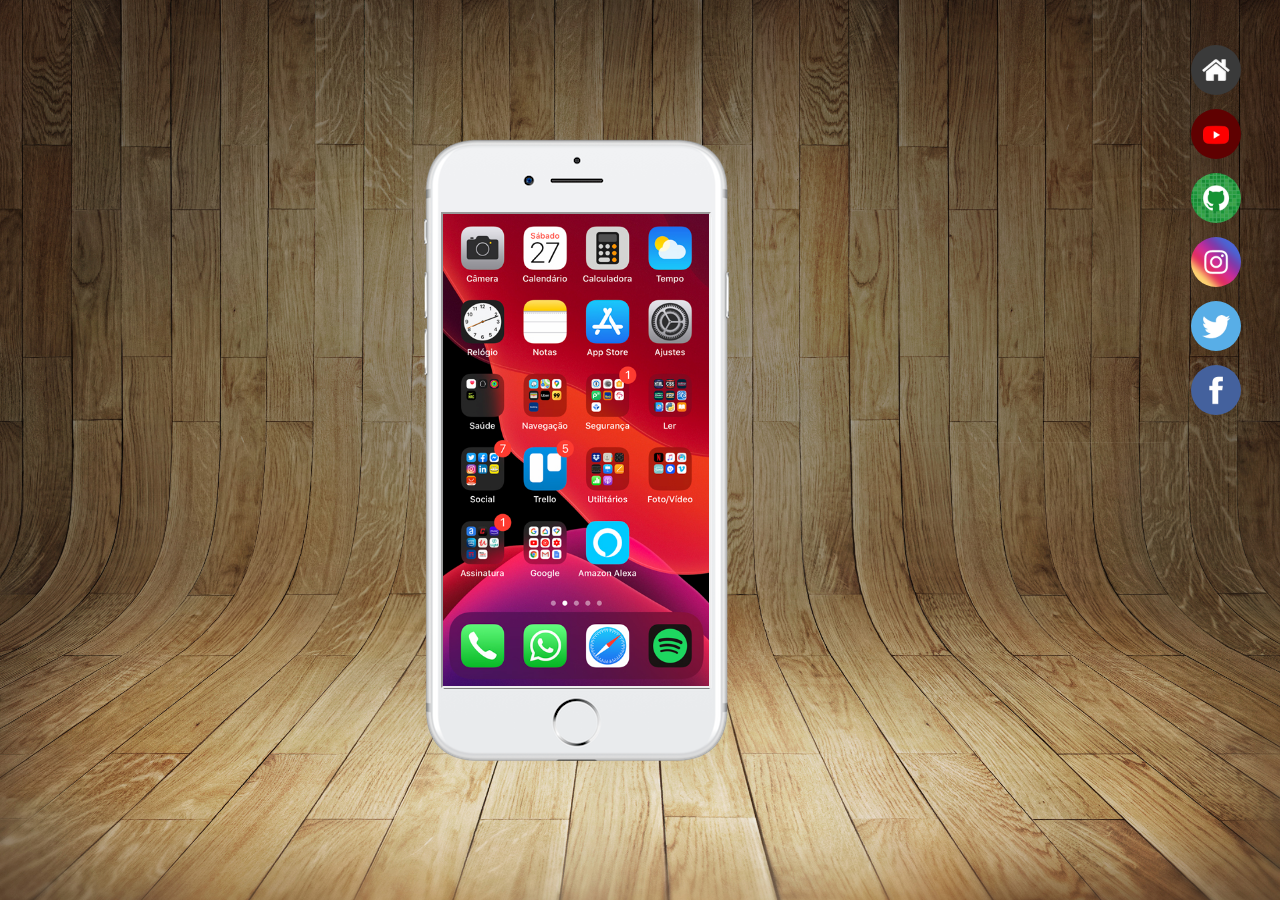
<file: index.html>
<!DOCTYPE html>
<html lang="pt-br">
<head>
    <meta charset="UTF-8">
    <meta http-equiv="X-UA-Compatible" content="IE=edge">
    <meta name="viewport" content="width=device-width, initial-scale=1.0">
    <link rel="shortcut icon" href="favicon.ico" type="image/x-icon">
    <link rel="stylesheet" href="styles/style.css">
    <title>Projeto Redes Sociais</title>
</head>
<body>
    <main id="grid">
        <section id="telefone">
            <iframe src="home.html" name="tela" id="tela"></iframe>
        </section>

        <aside id="redesSociais">
            <a href="home.html" target="tela"><img src="imagens/logo-home.jpg" class="imgMenu"></a>
            <a href="youtube.html" target="tela"><img src="imagens/logo-youtube.jpg" class="imgMenu"></a>
            <a href="github.html" target="tela"><img src="imagens/logo-github.jpg" class="imgMenu"></a>
            <a href="instagram.html" target="tela"><img src="imagens/logo-instagram.jpg" class="imgMenu"></a>
            <a href="twitter.html" target="tela"><img src="imagens/logo-twitter.jpg" class="imgMenu"></a>
            <a href="facebook.html" target="tela"><img src="imagens/logo-facebook.jpg" class="imgMenu"></a>
        </aside>
    </main>
</body>
</html>
</file>
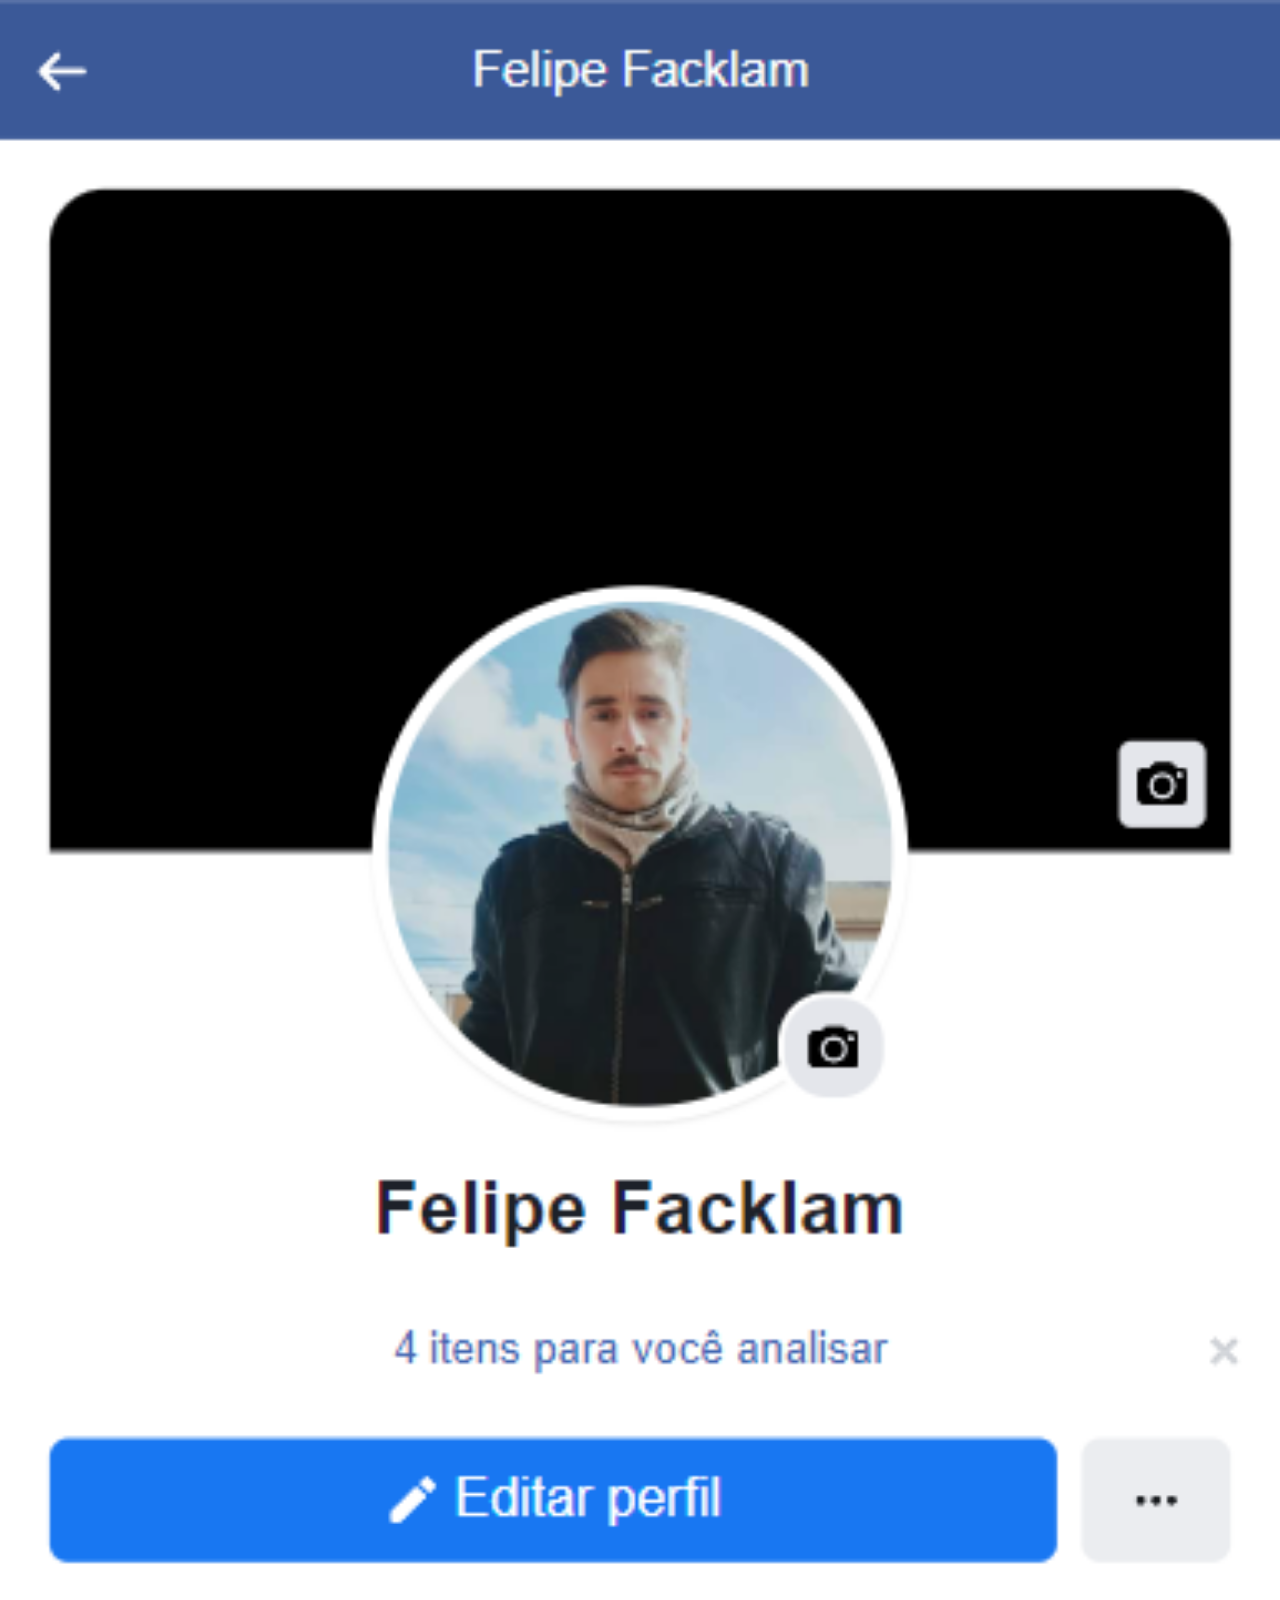
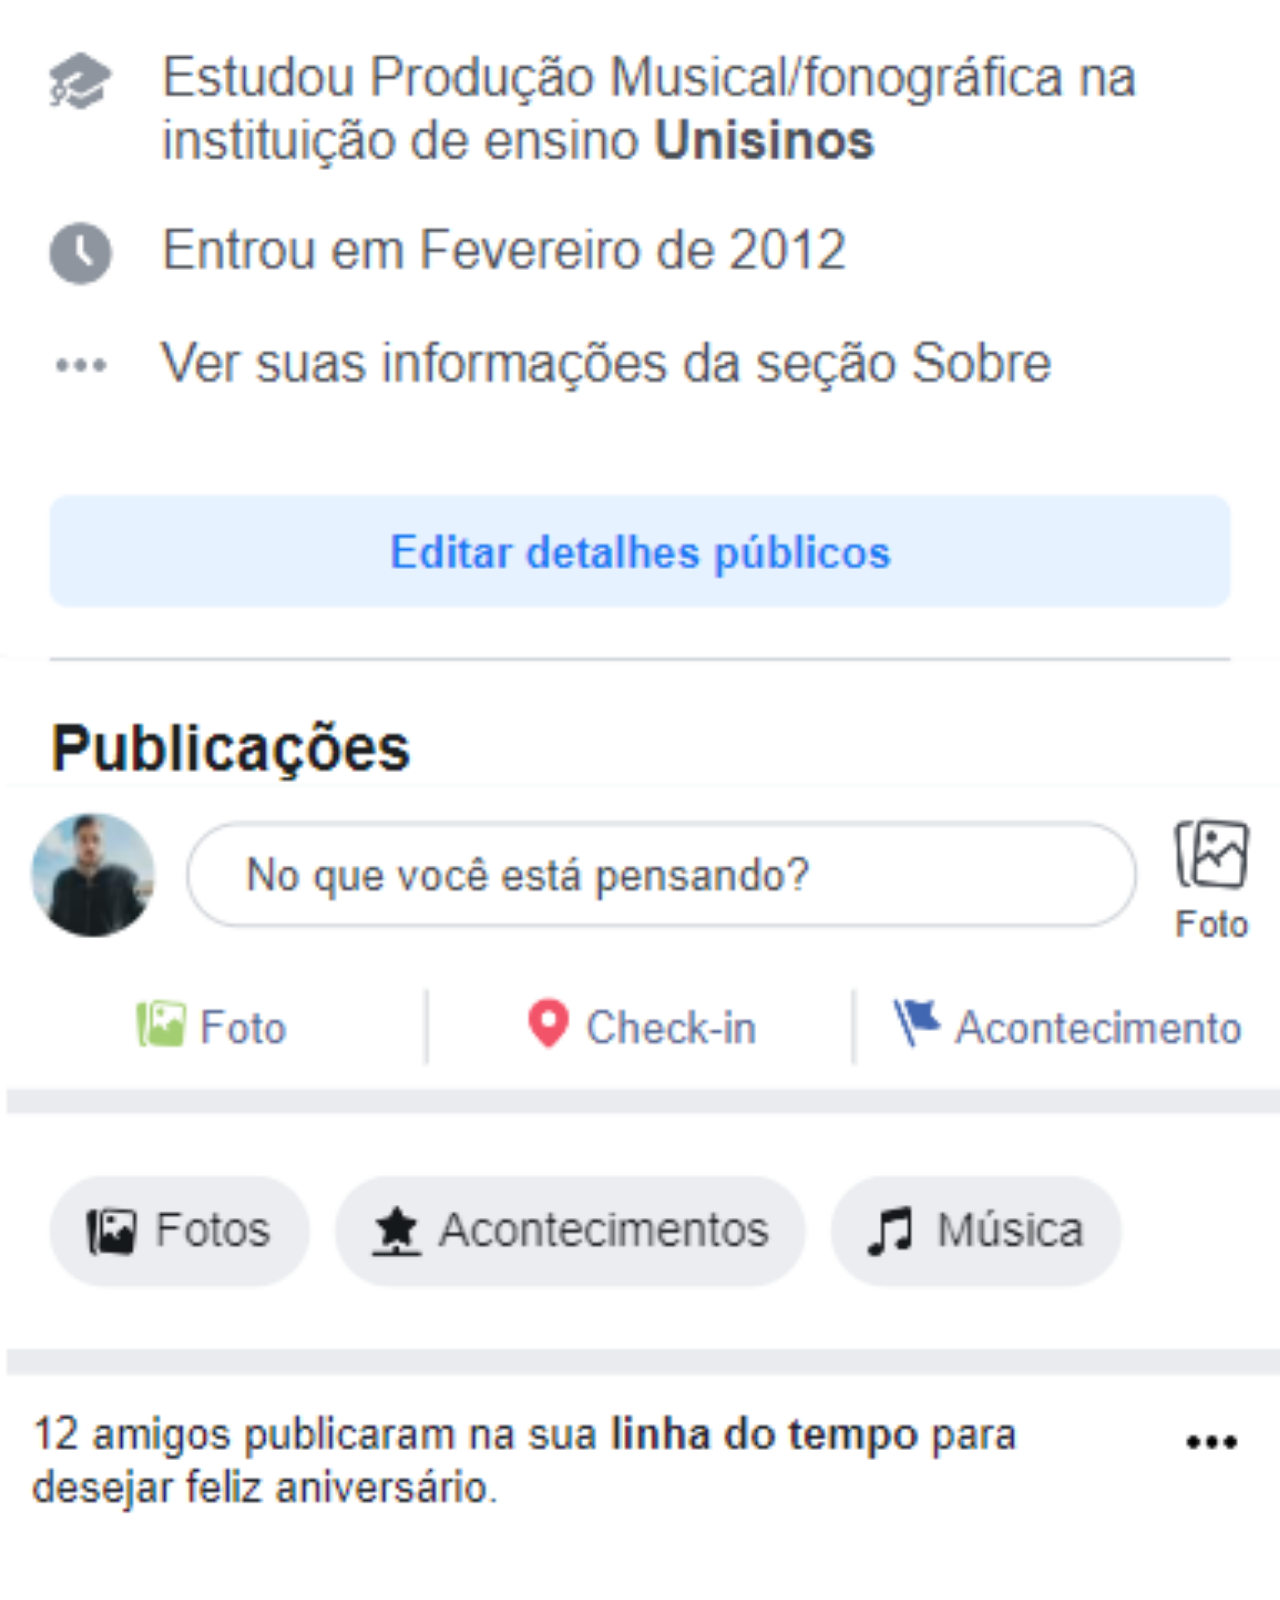
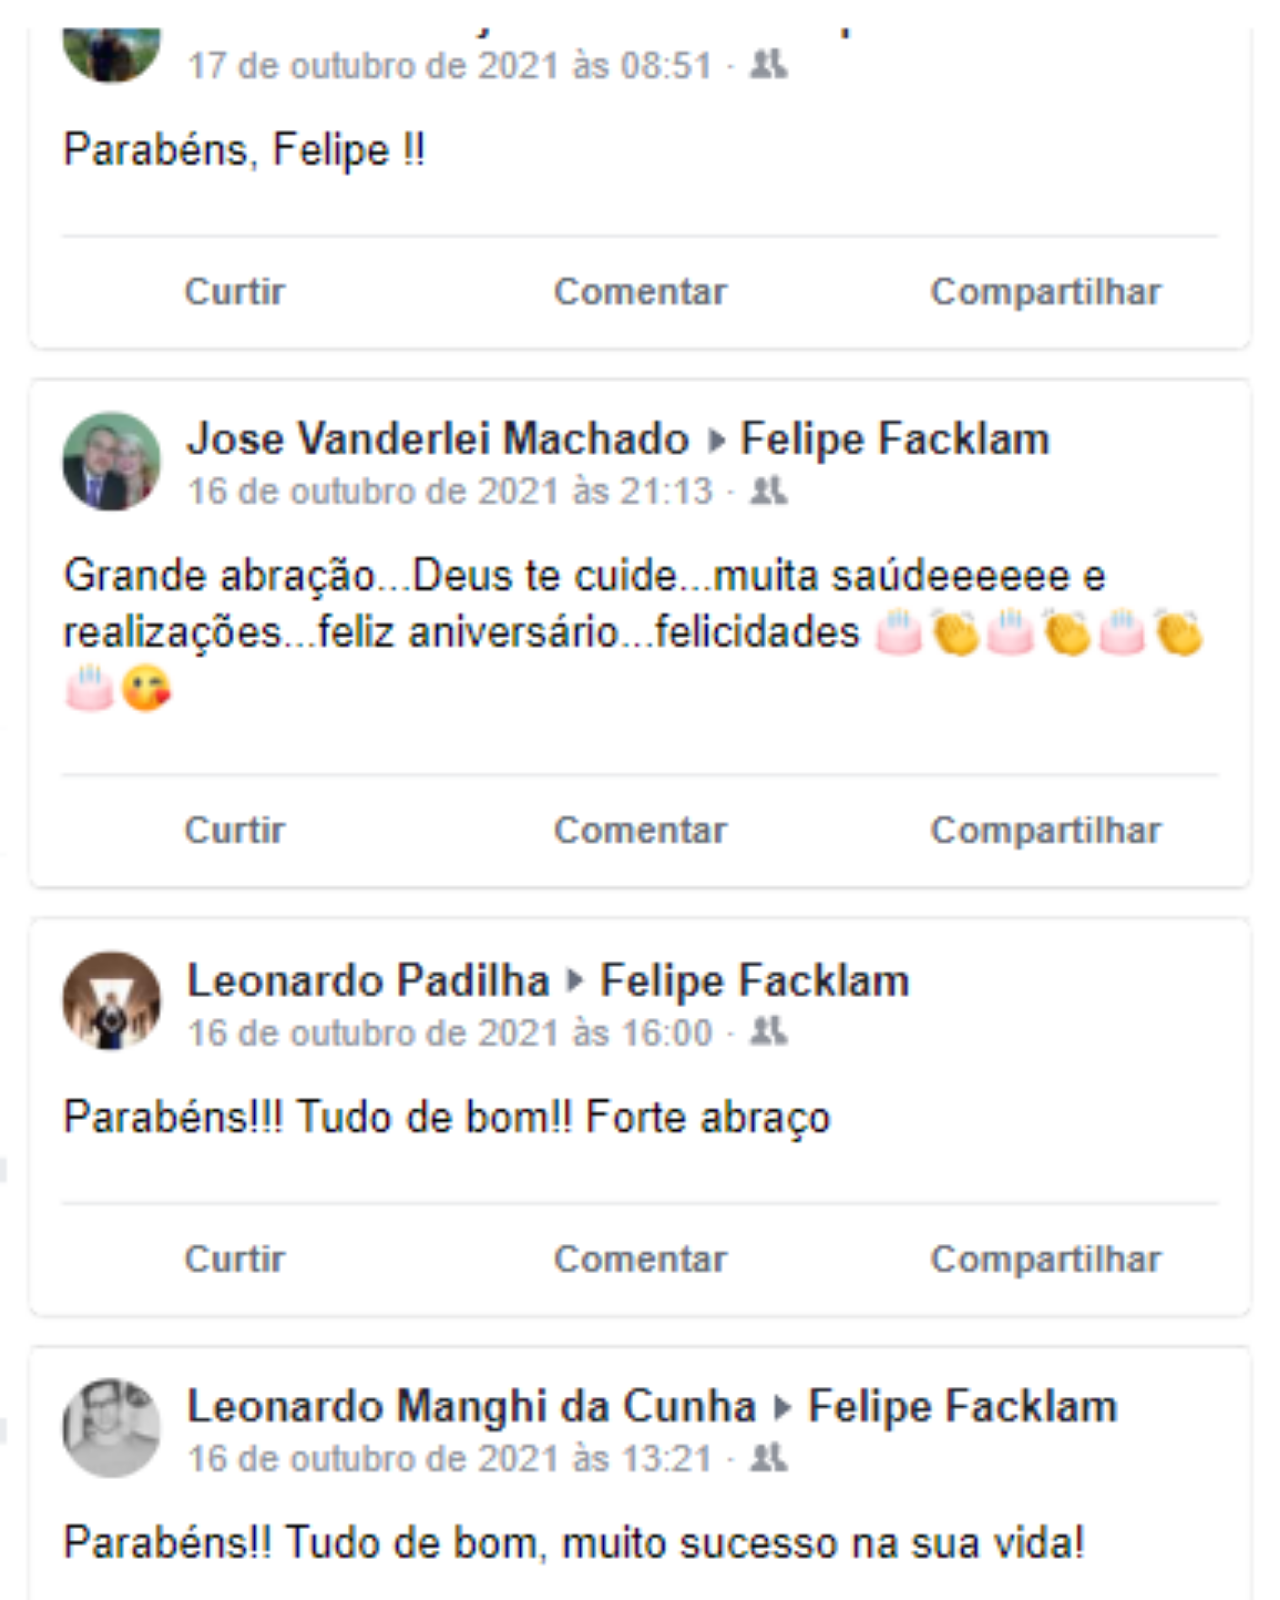
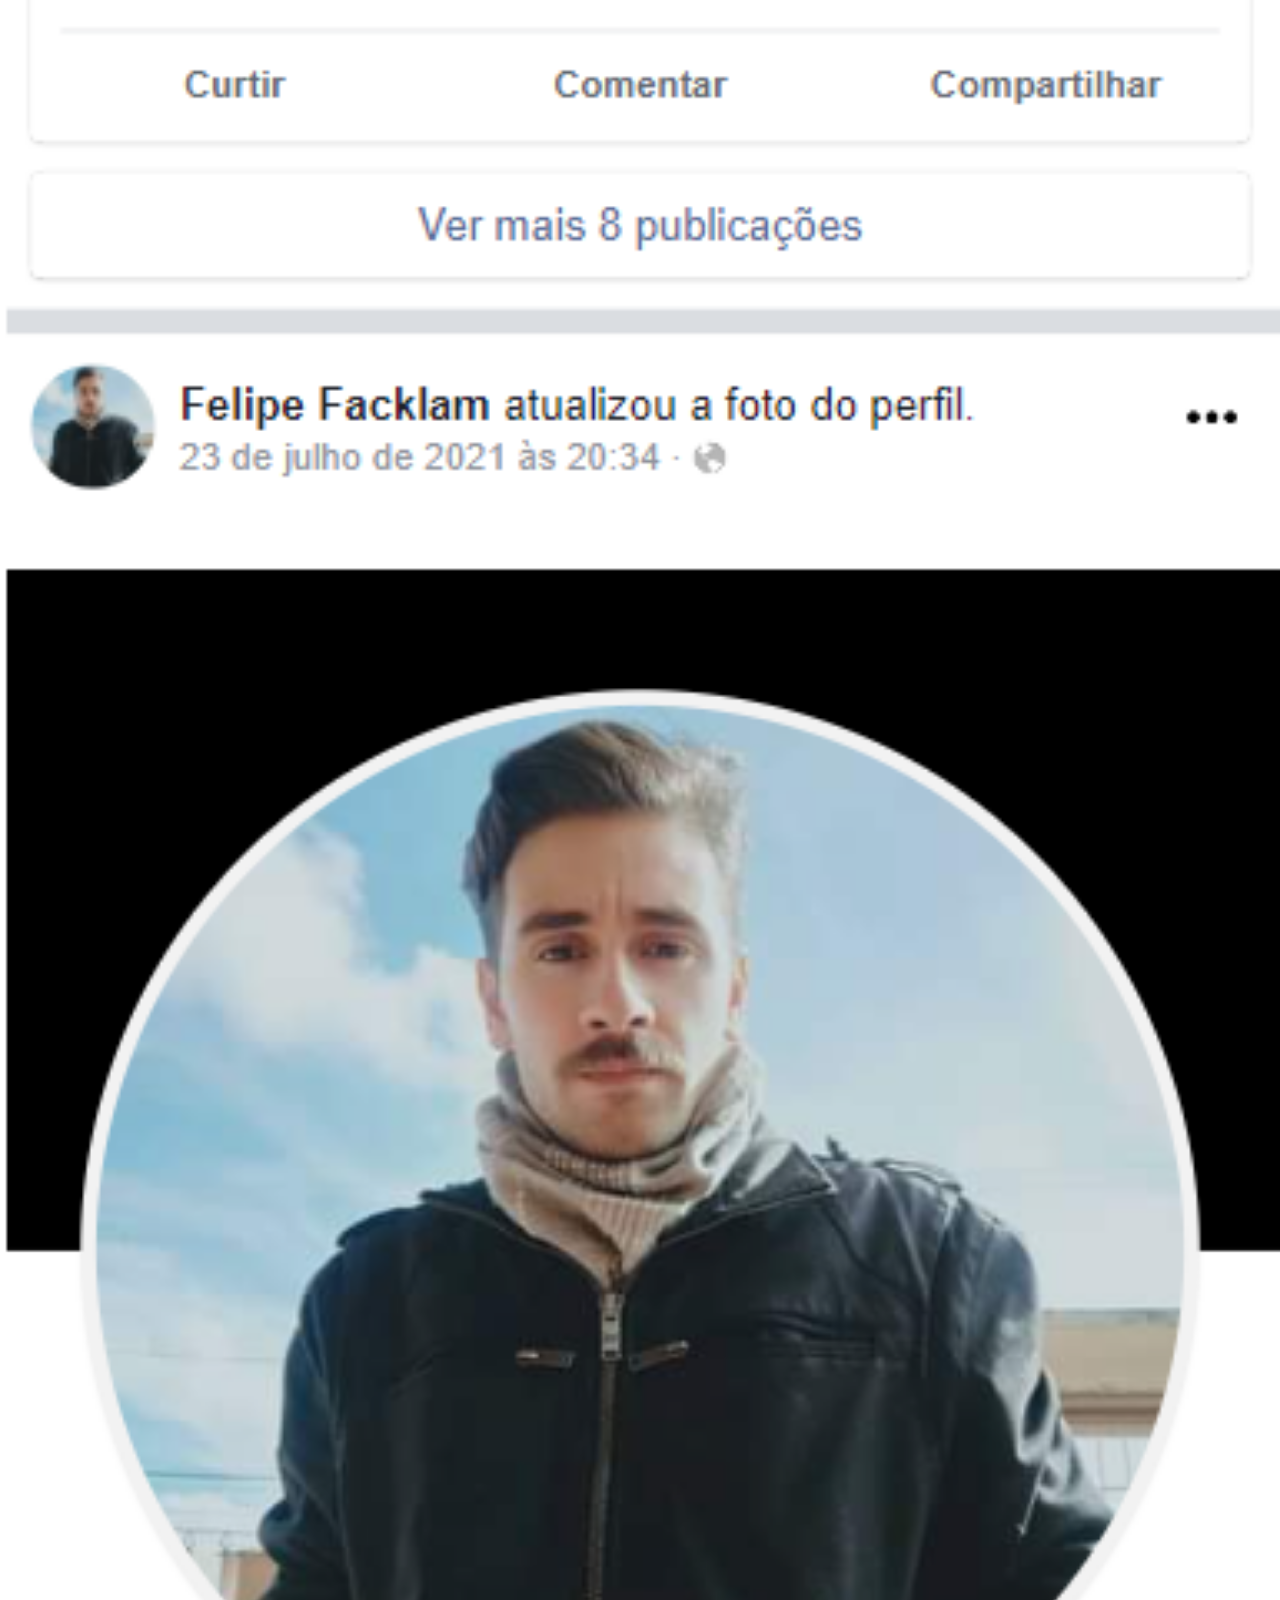
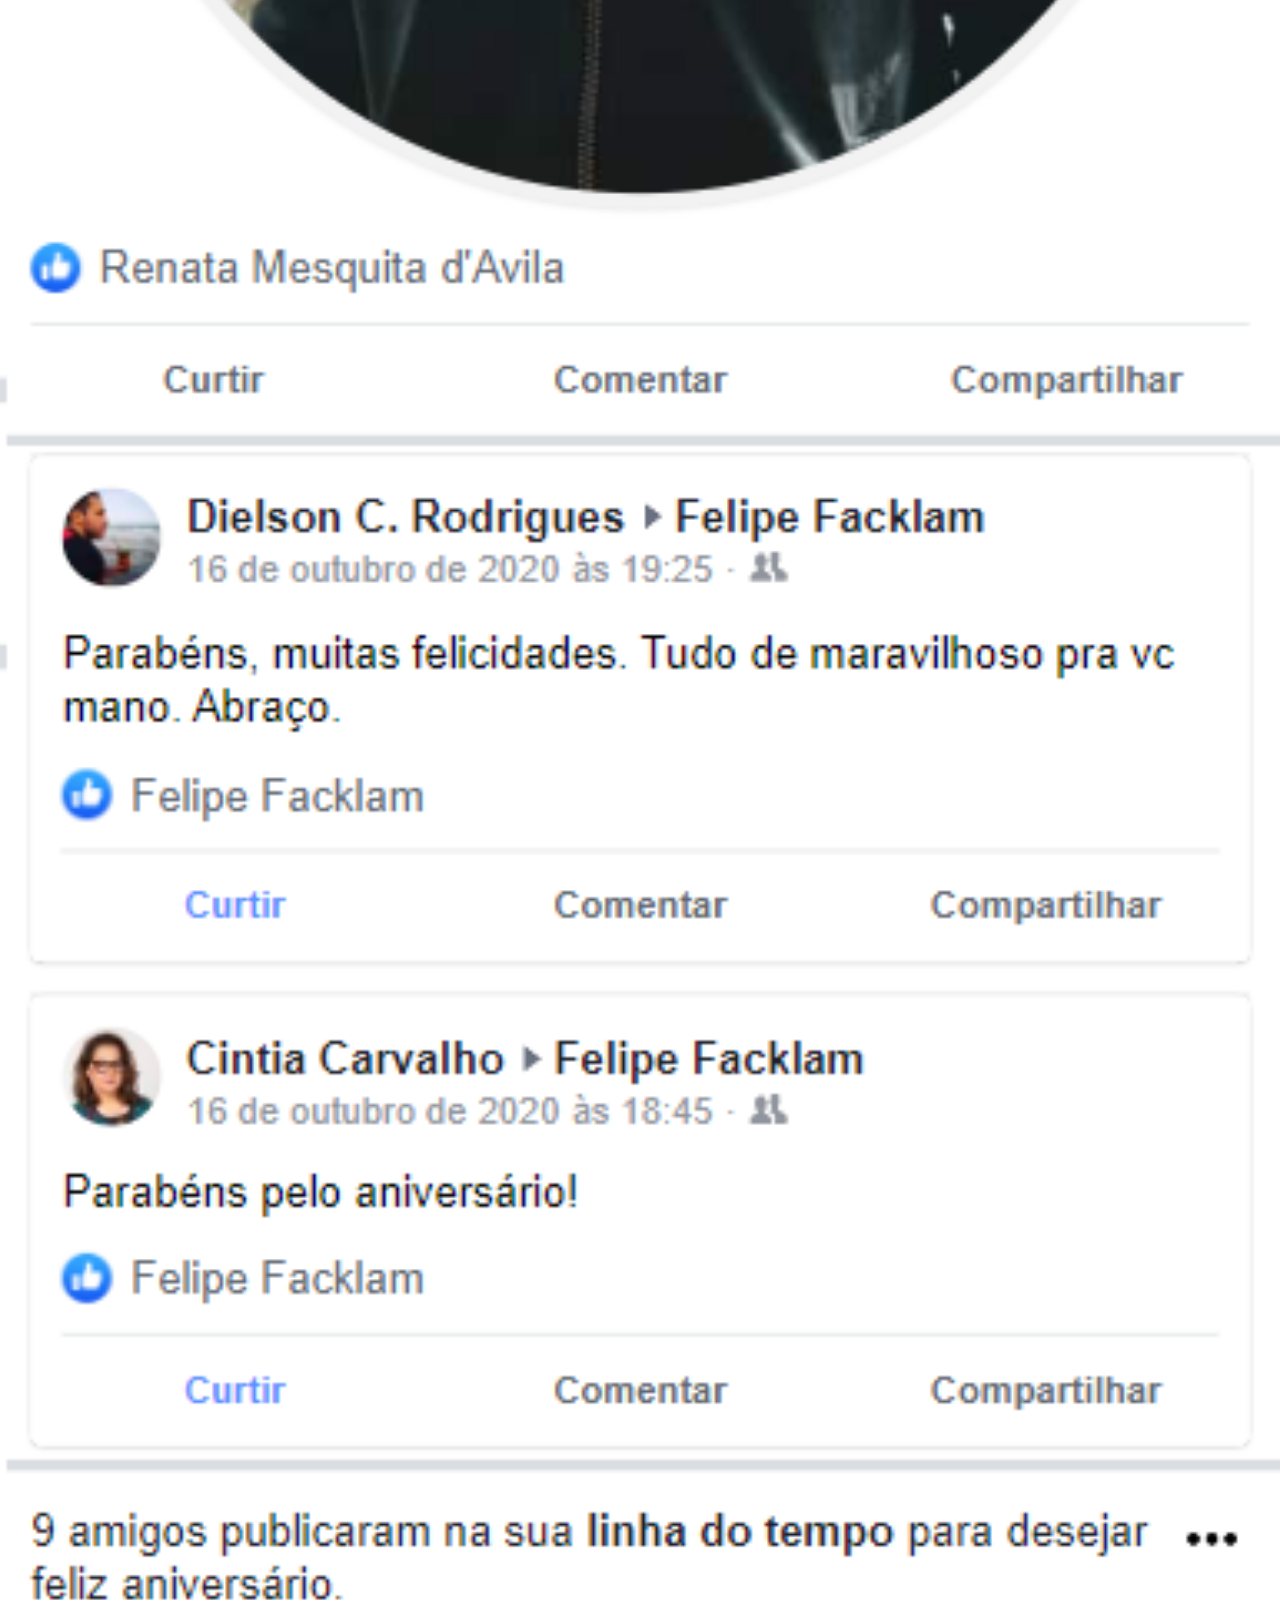
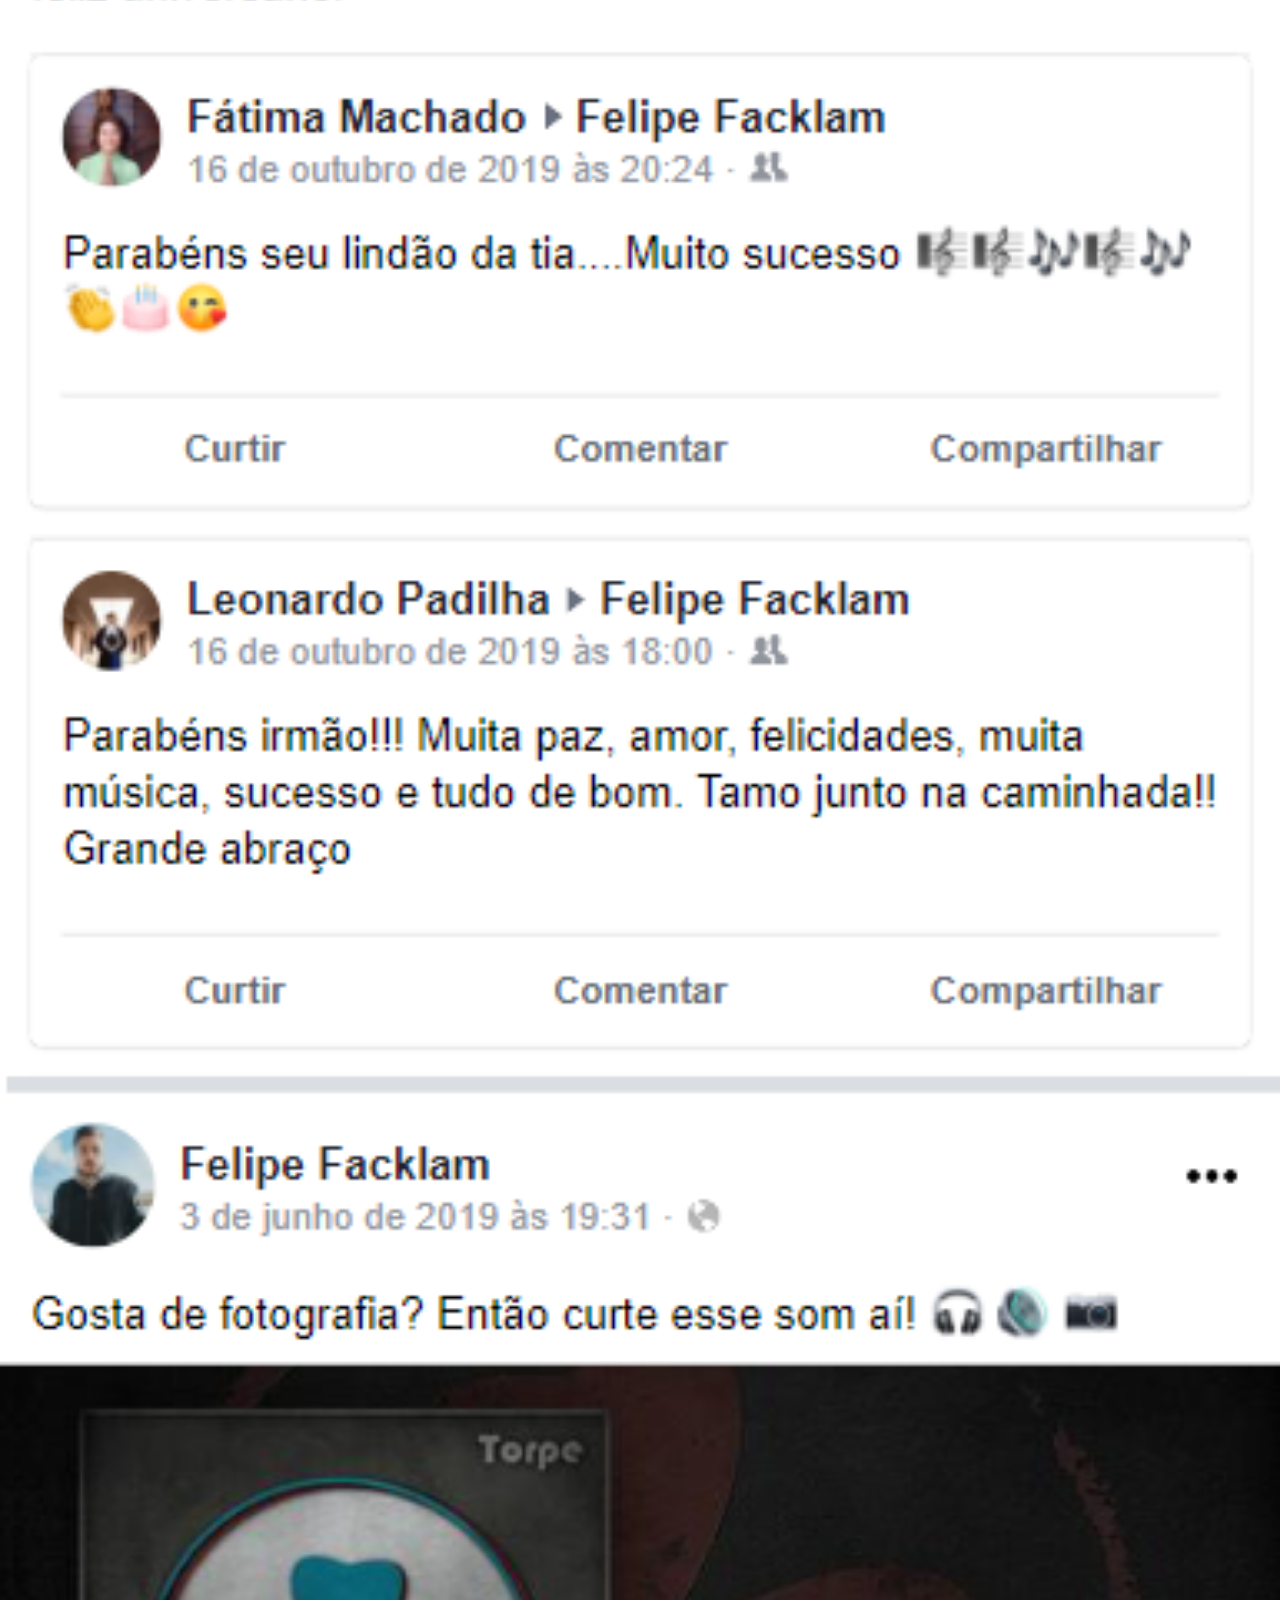
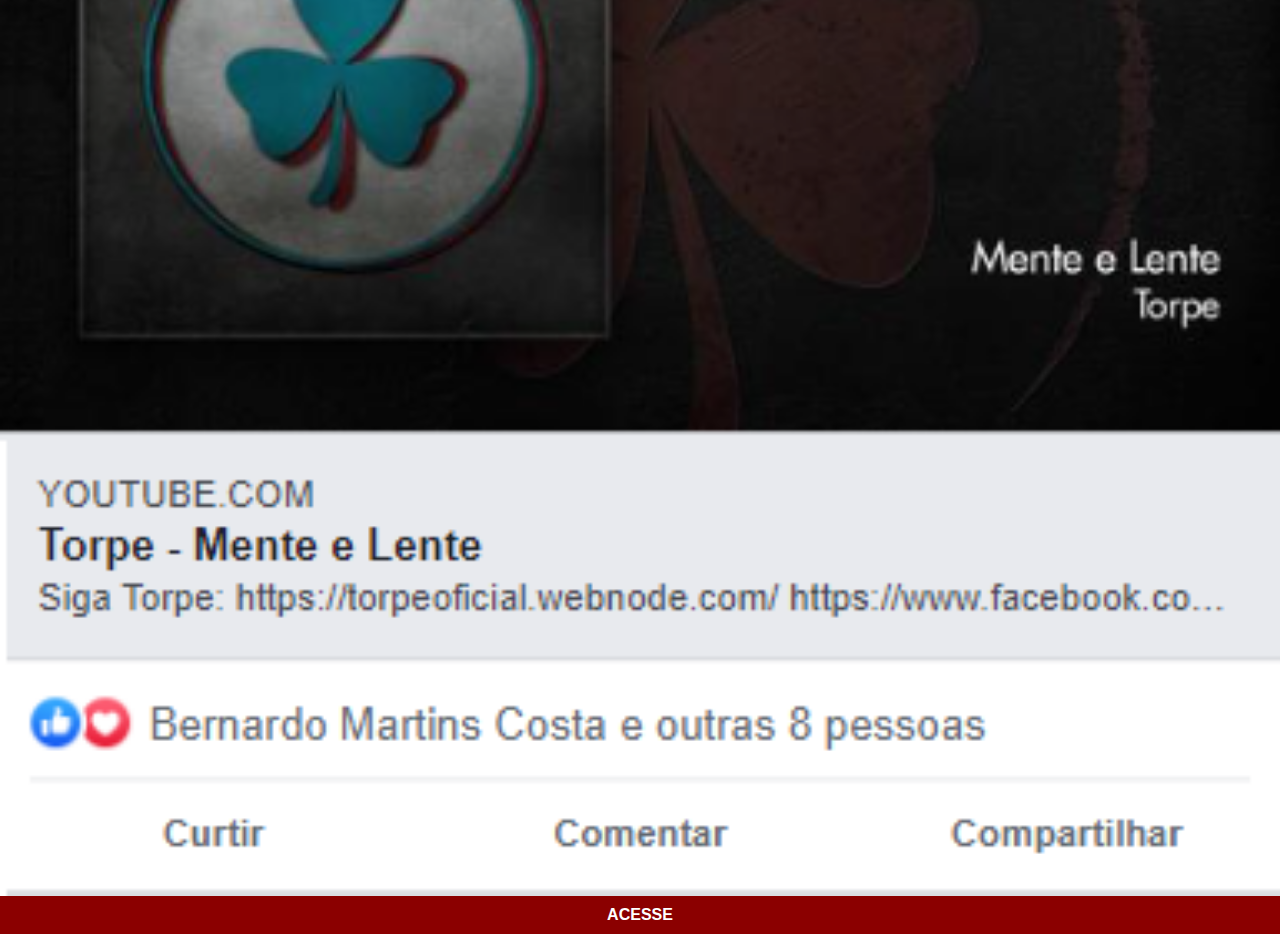
<file: facebook.html>
<!DOCTYPE html>
<html lang="pt-br">

<head>
    <meta charset="UTF-8">
    <meta http-equiv="X-UA-Compatible" content="IE=edge">
    <meta name="viewport" content="width=device-width, initial-scale=1.0">
    <link rel="stylesheet" href="styles/styleRedes.css">
    <title>Facebook</title>
</head>

<body>
    <img src="imagens/tela-facebook.png" alt="">
    <a href="https://www.facebook.com/felipe.facklam" target="_blank">
        <p>ACESSE</p>
    </a>
</body>

</html>
</file>
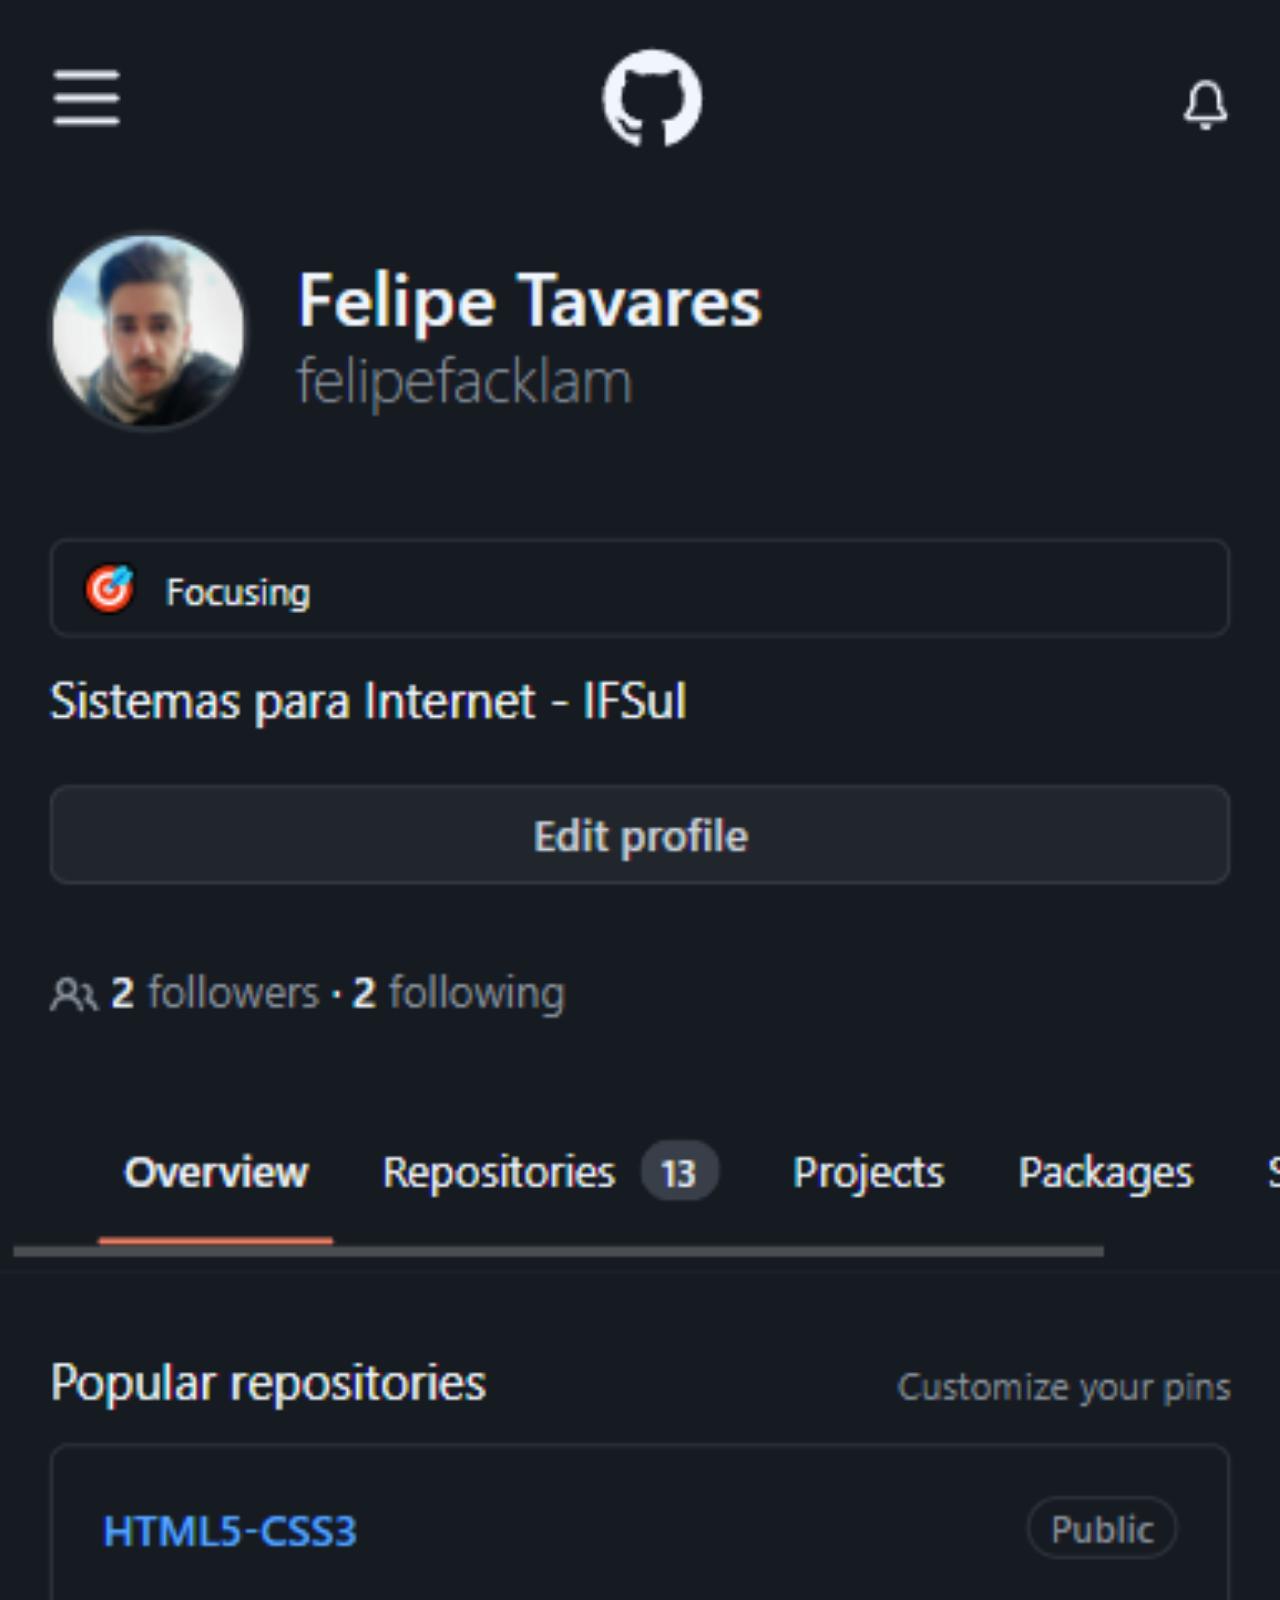
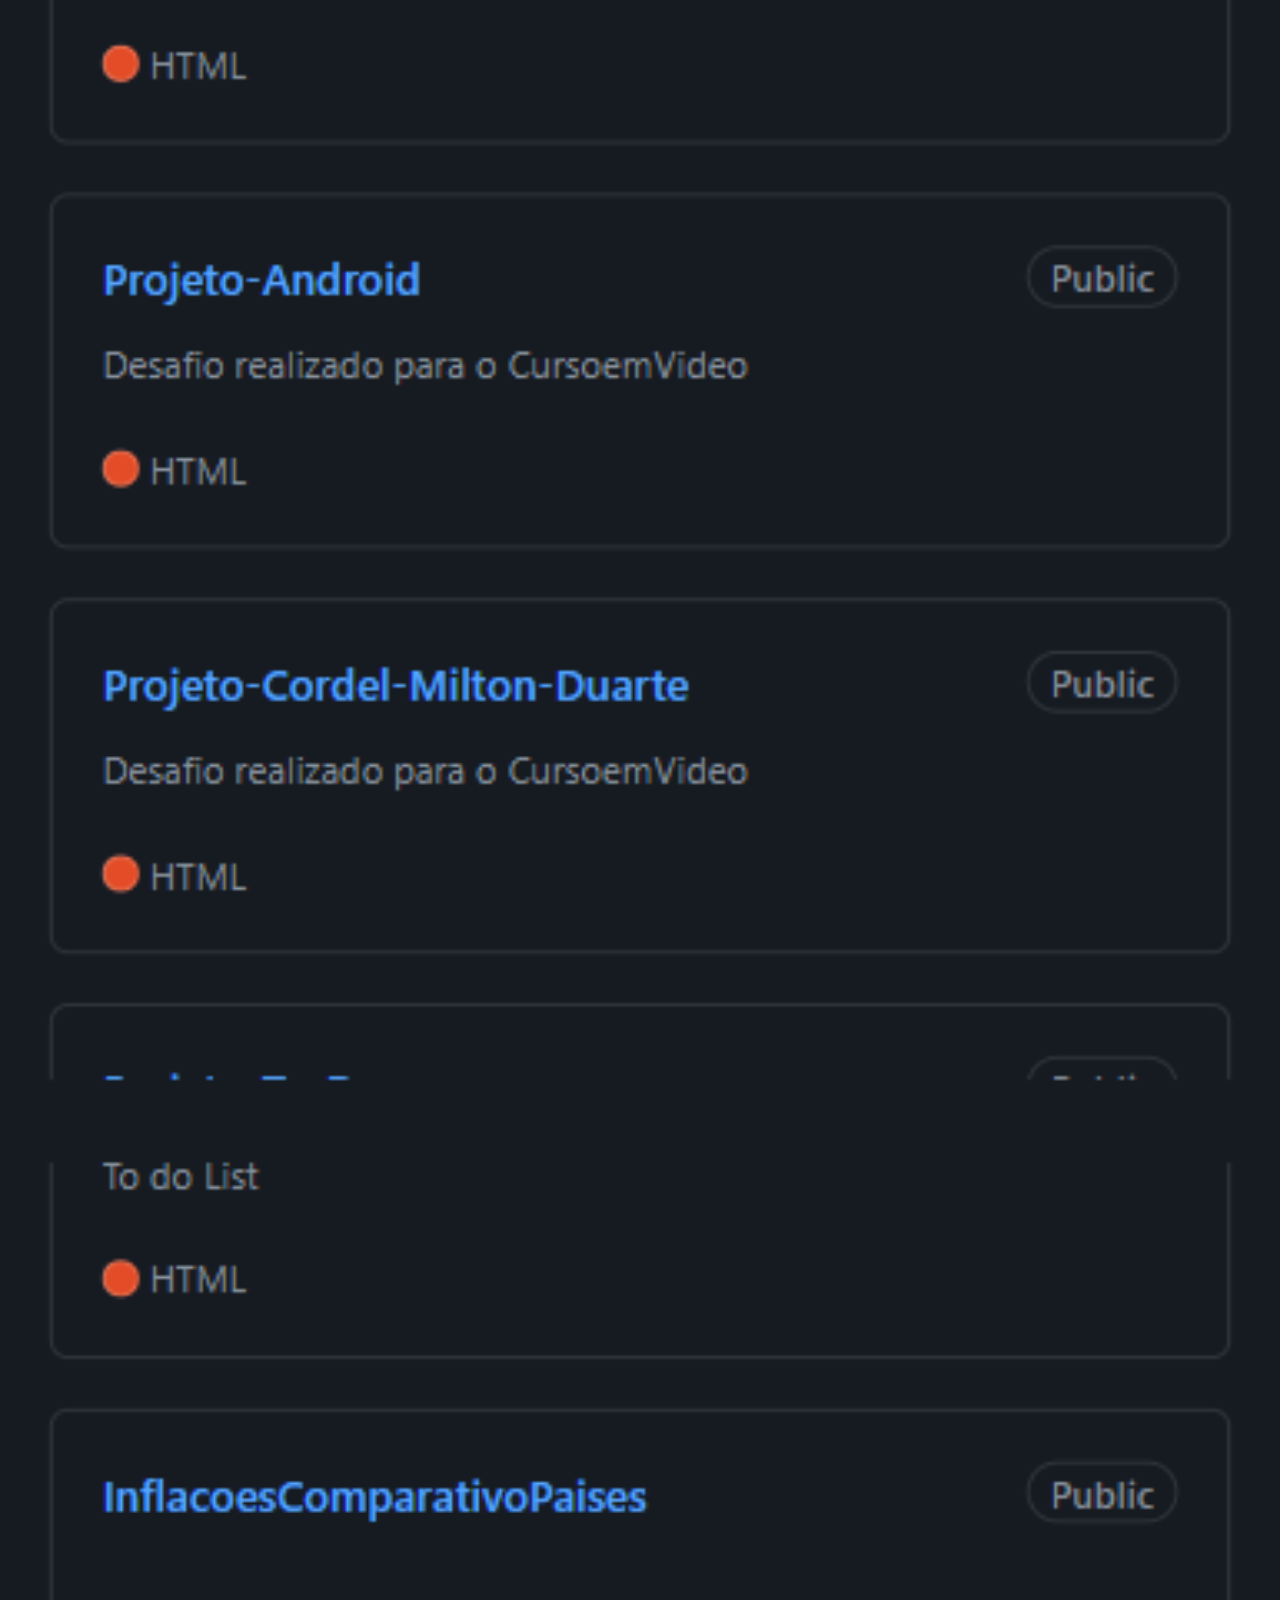
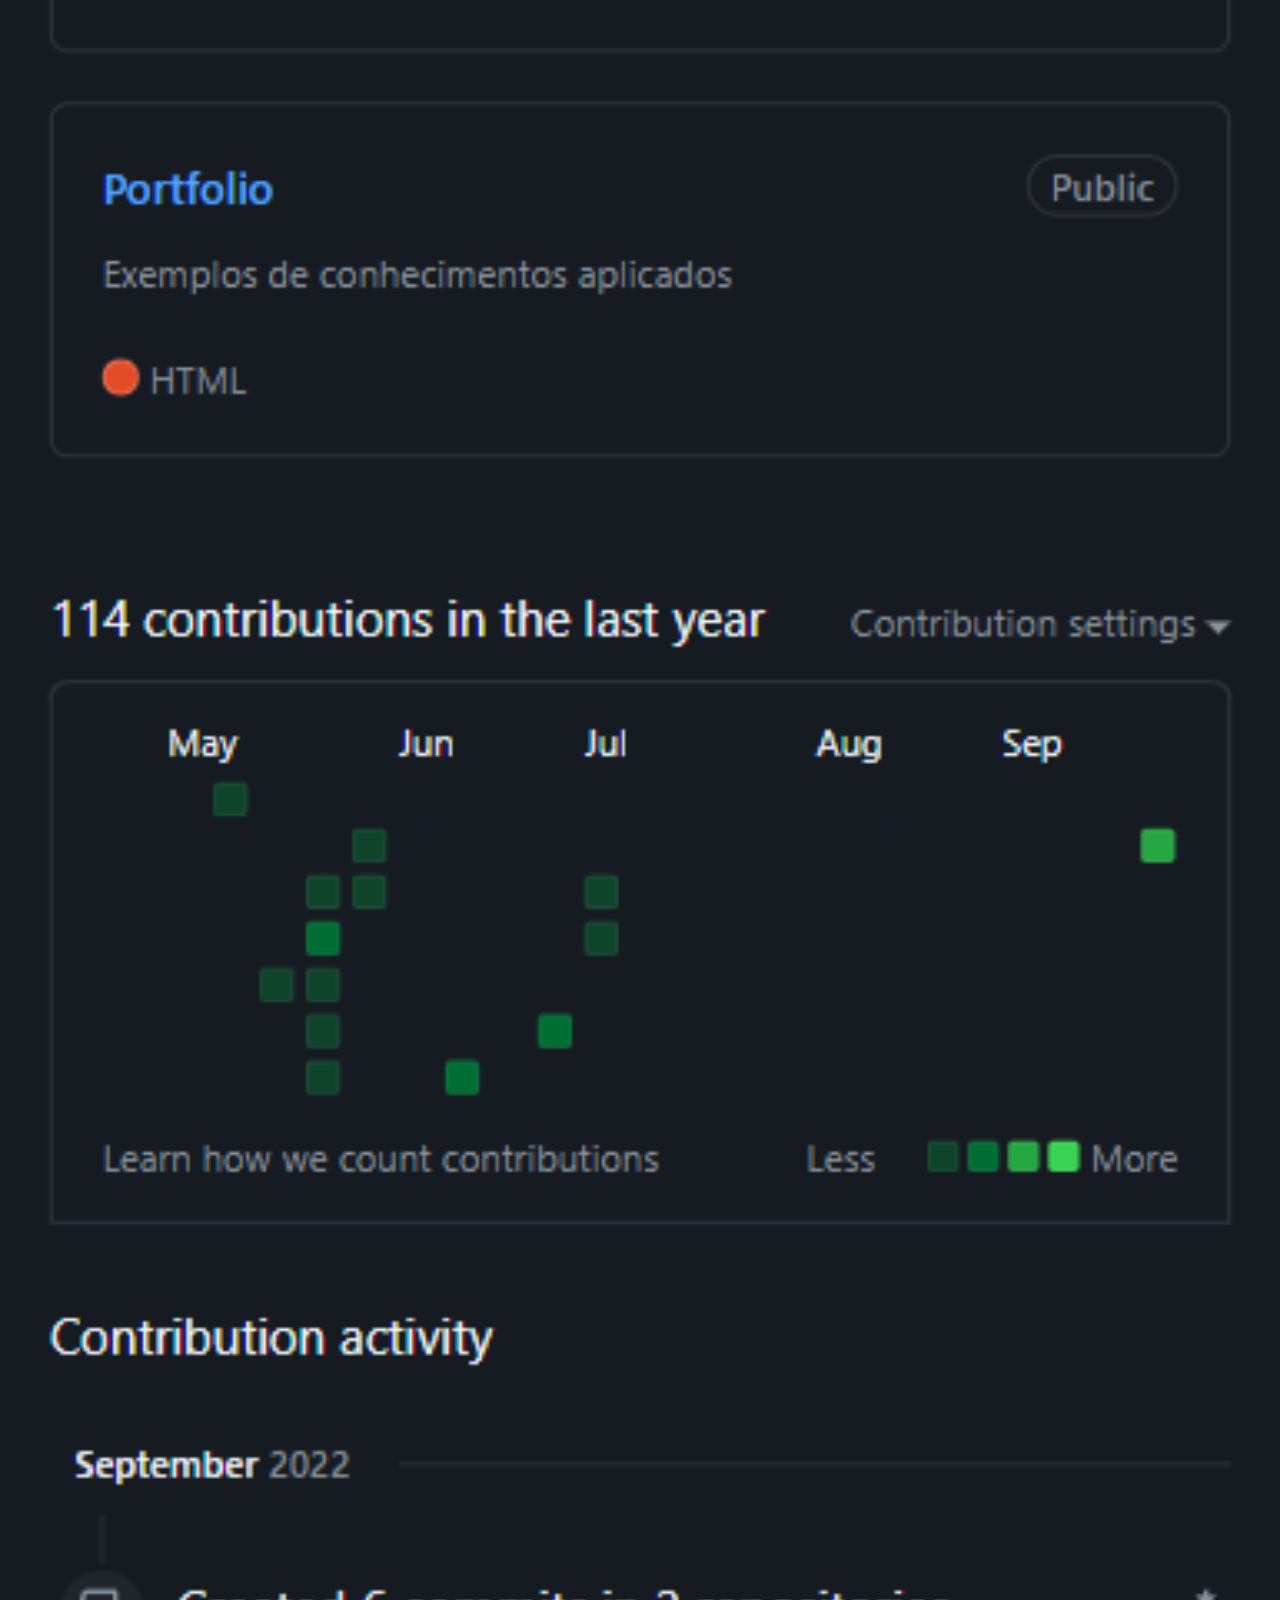
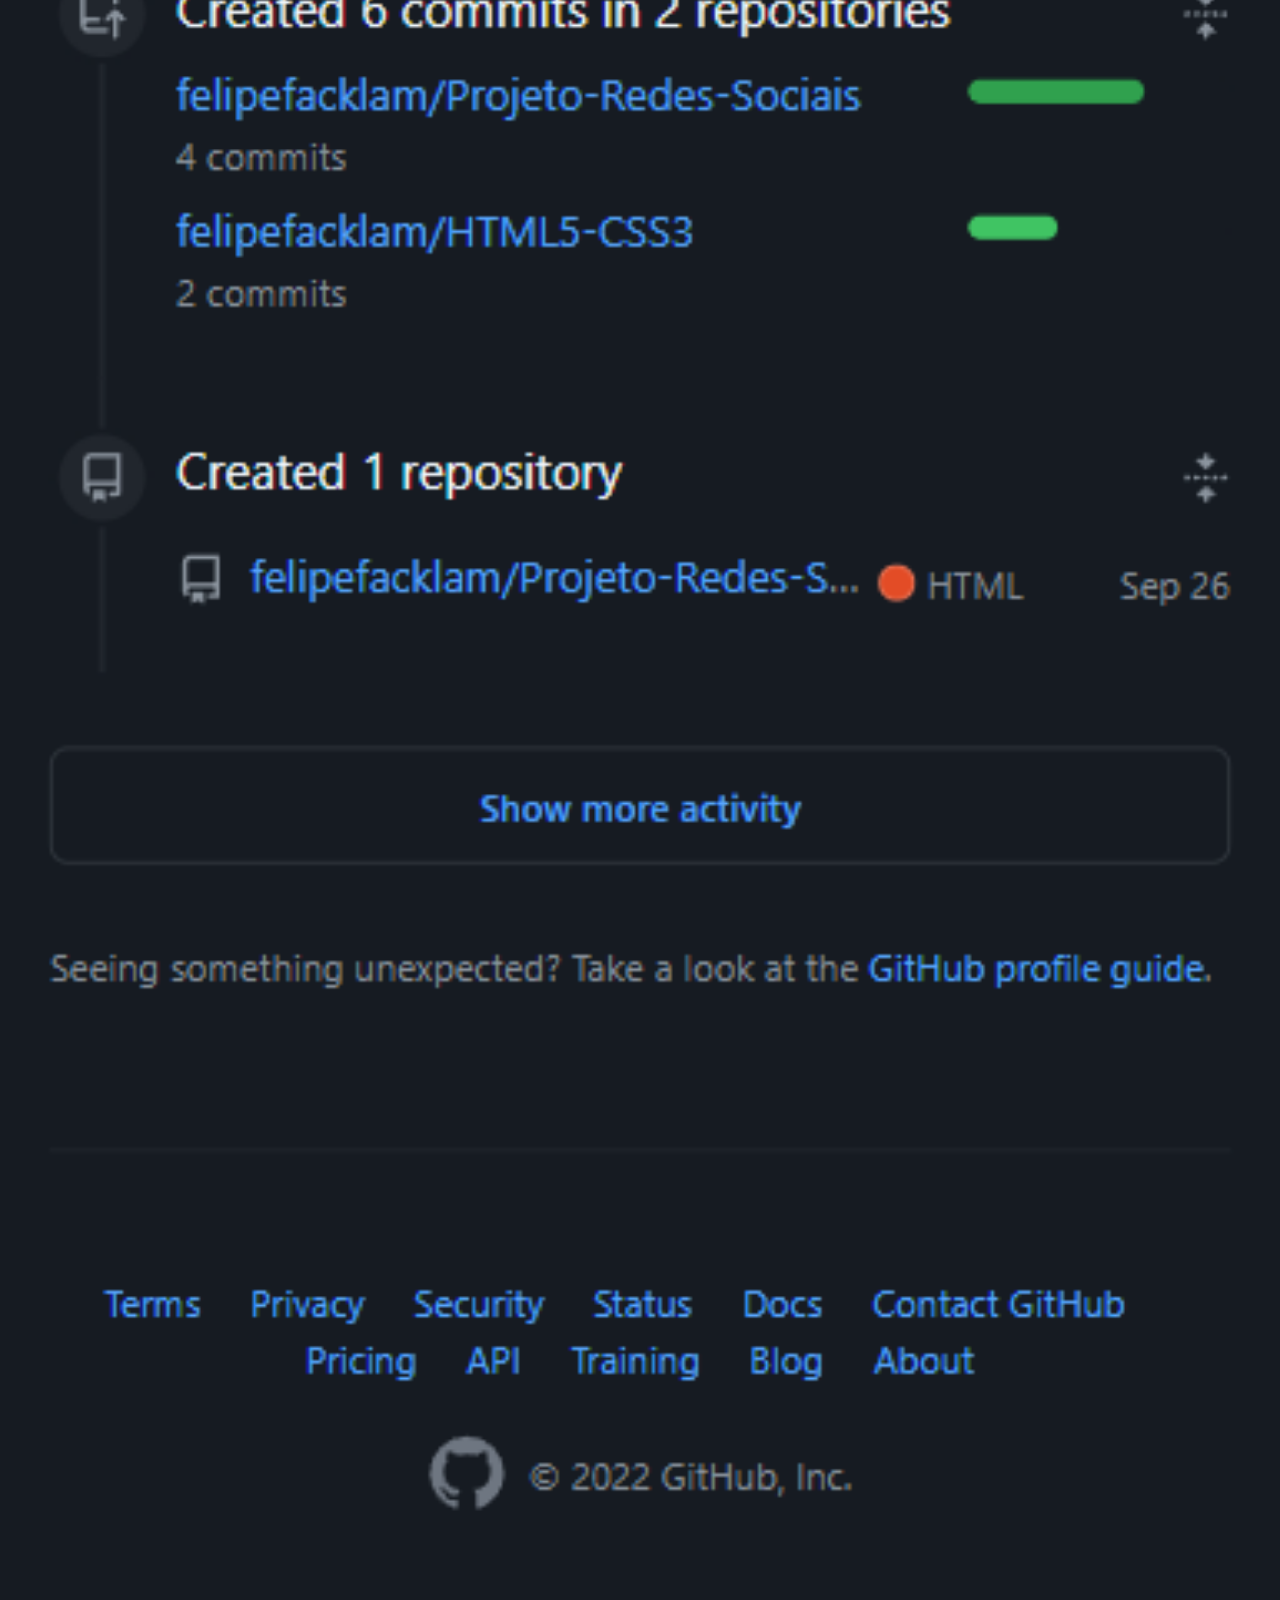
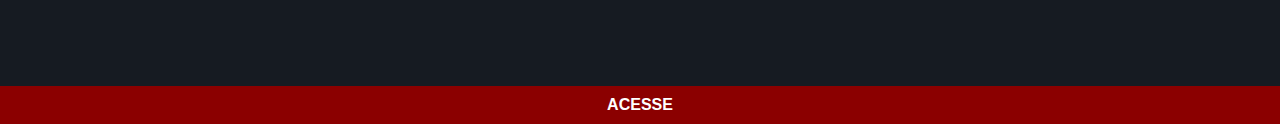
<file: github.html>
<!DOCTYPE html>
<html lang="pt-br">

<head>
    <meta charset="UTF-8">
    <meta http-equiv="X-UA-Compatible" content="IE=edge">
    <meta name="viewport" content="width=device-width, initial-scale=1.0">
    <link rel="stylesheet" href="styles/styleRedes.css">
    <title>GitHub</title>
</head>

<body>
    <img src="imagens/tela-github.png" alt="">
    <a href="https://github.com/felipefacklam?tab=repositories&q=&type=public&language=&sort=" target="_blank">
        <p>ACESSE</p>
    </a>
</body>

</html>
</file>
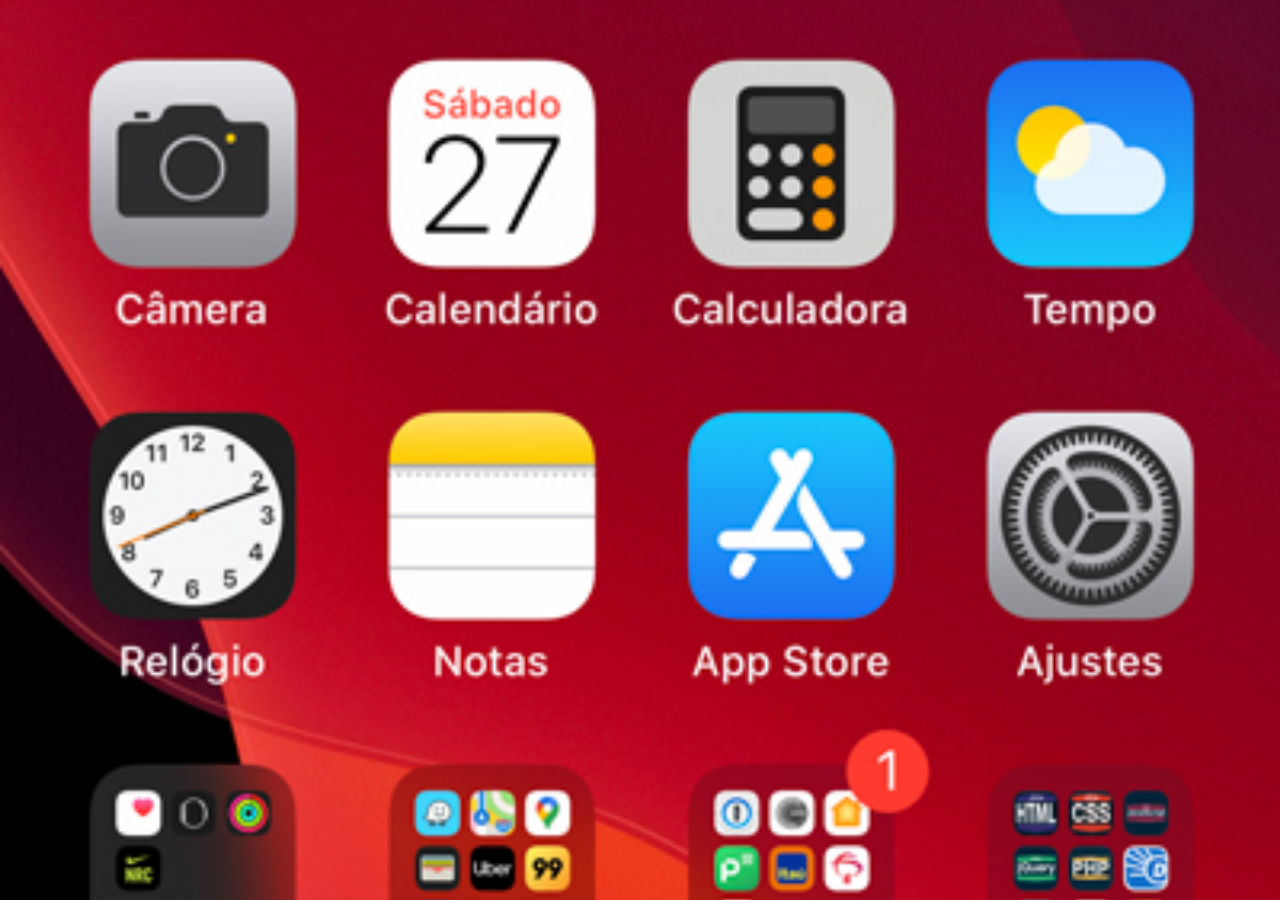
<file: home.html>
<!DOCTYPE html>
<html lang="pt-br">
<head>
    <meta charset="UTF-8">
    <meta http-equiv="X-UA-Compatible" content="IE=edge">
    <meta name="viewport" content="width=device-width, initial-scale=1.0">
    <style>
        * {
            margin: 0px;
            padding: 0px;
            box-sizing: border-box;
        }
        body {
            width: 100vw;
            height: 100vh;
            background: url('.//imagens/tela-home.jpg') no-repeat top;
            background-size: cover;
        }
    </style>
    <title>Home</title>
</head>
<body>
    
</body>
</html>
</file>
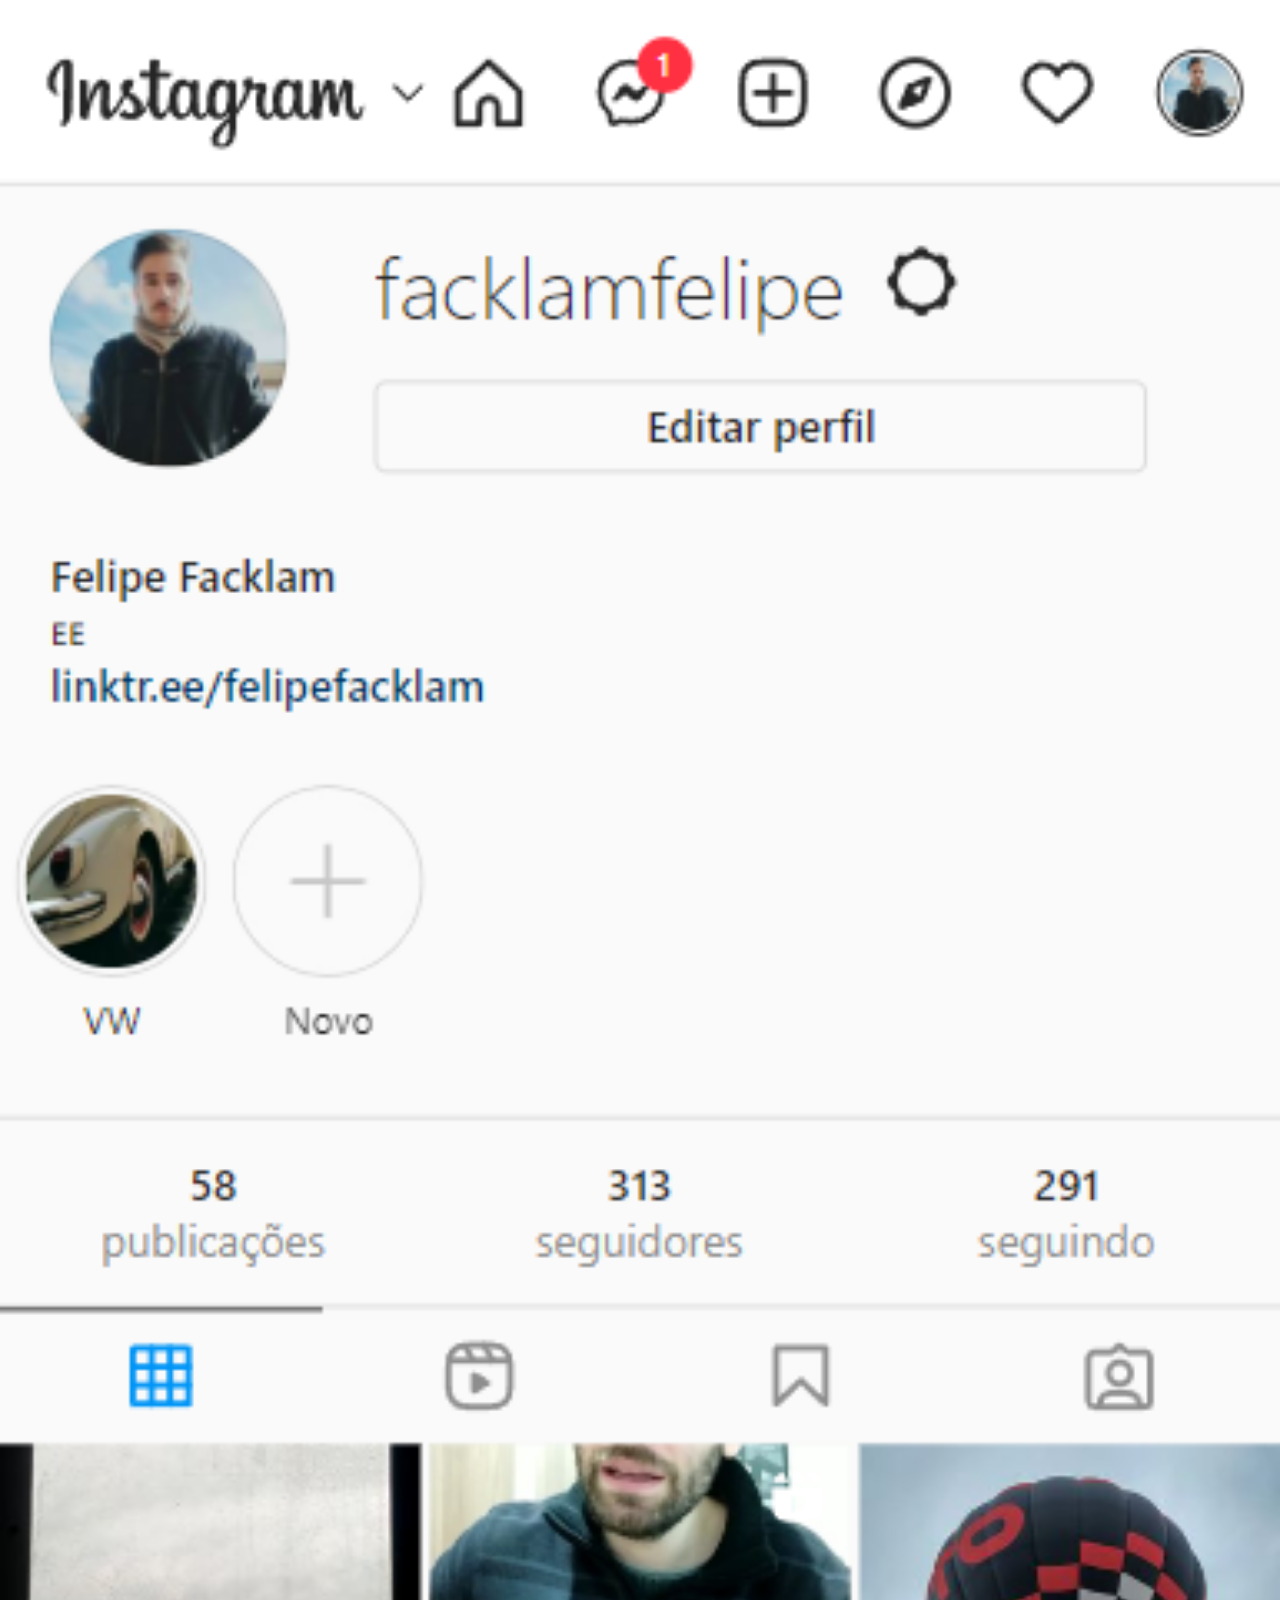
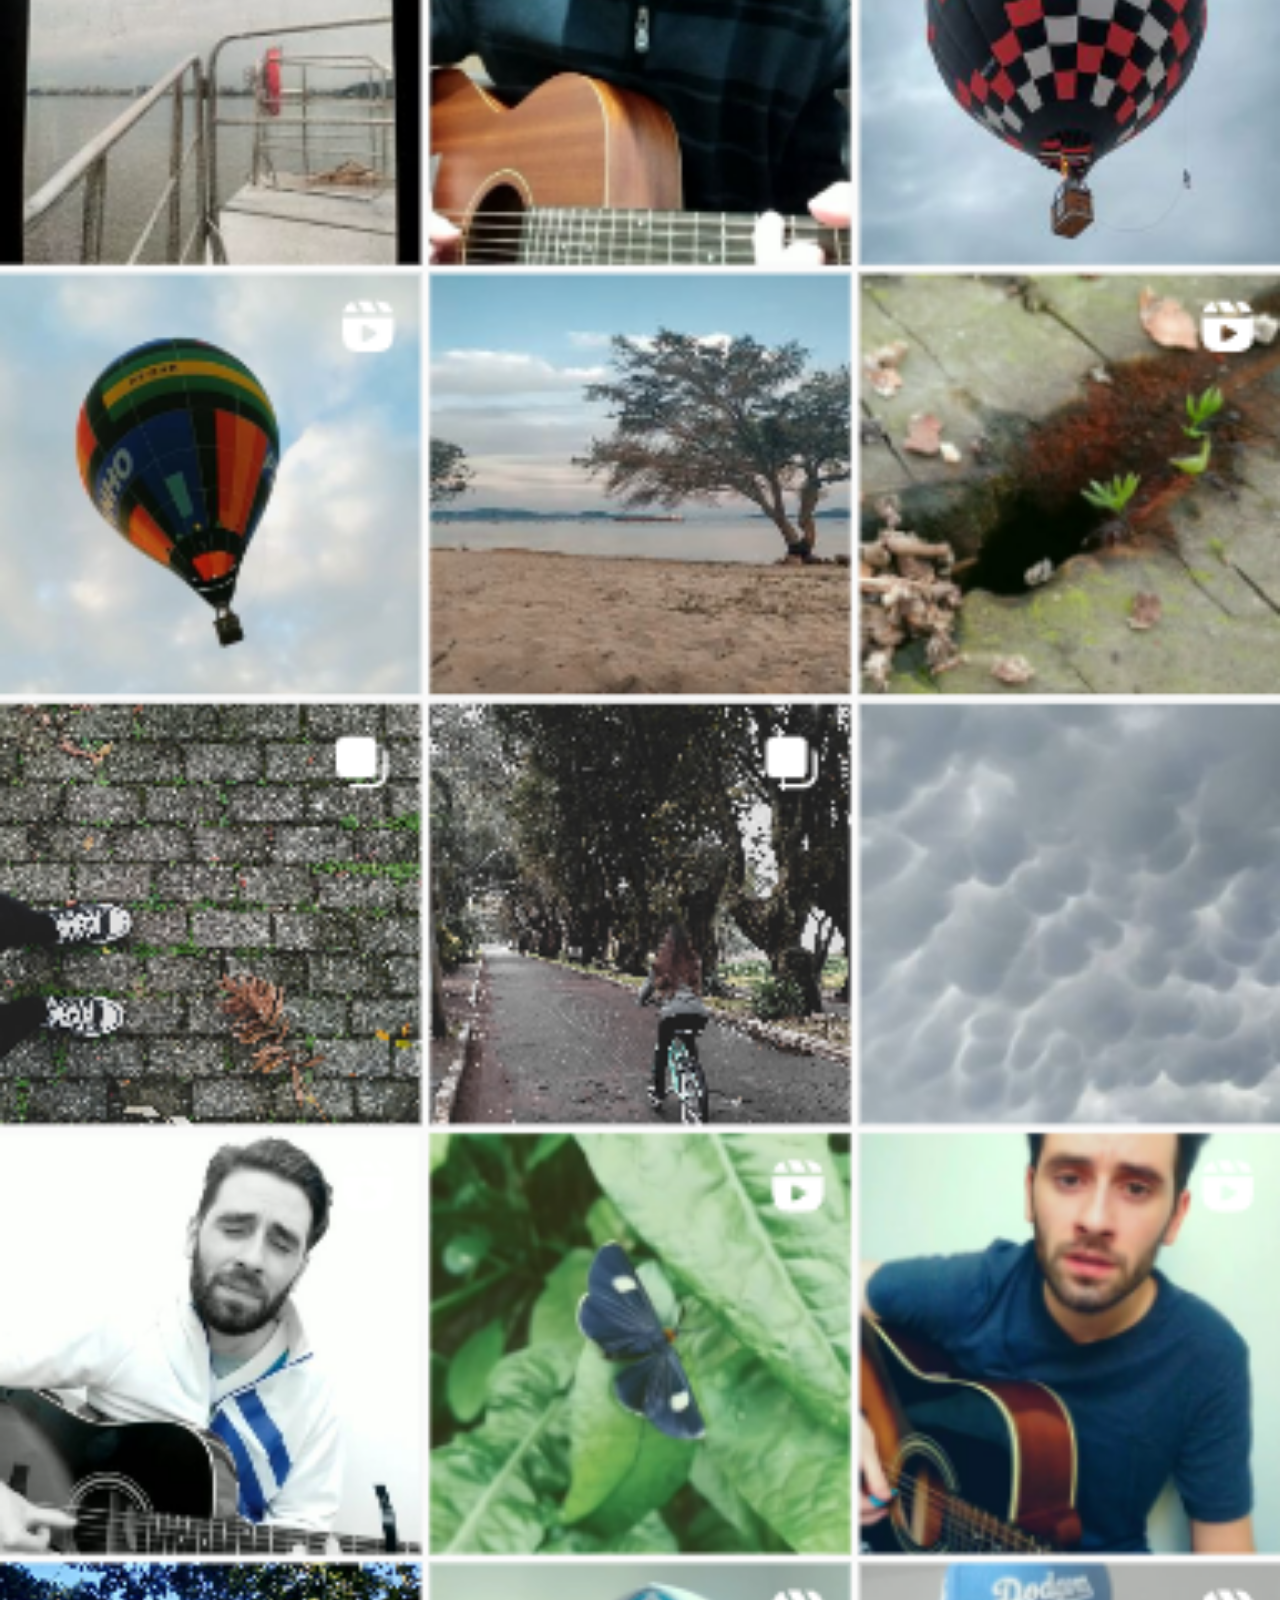
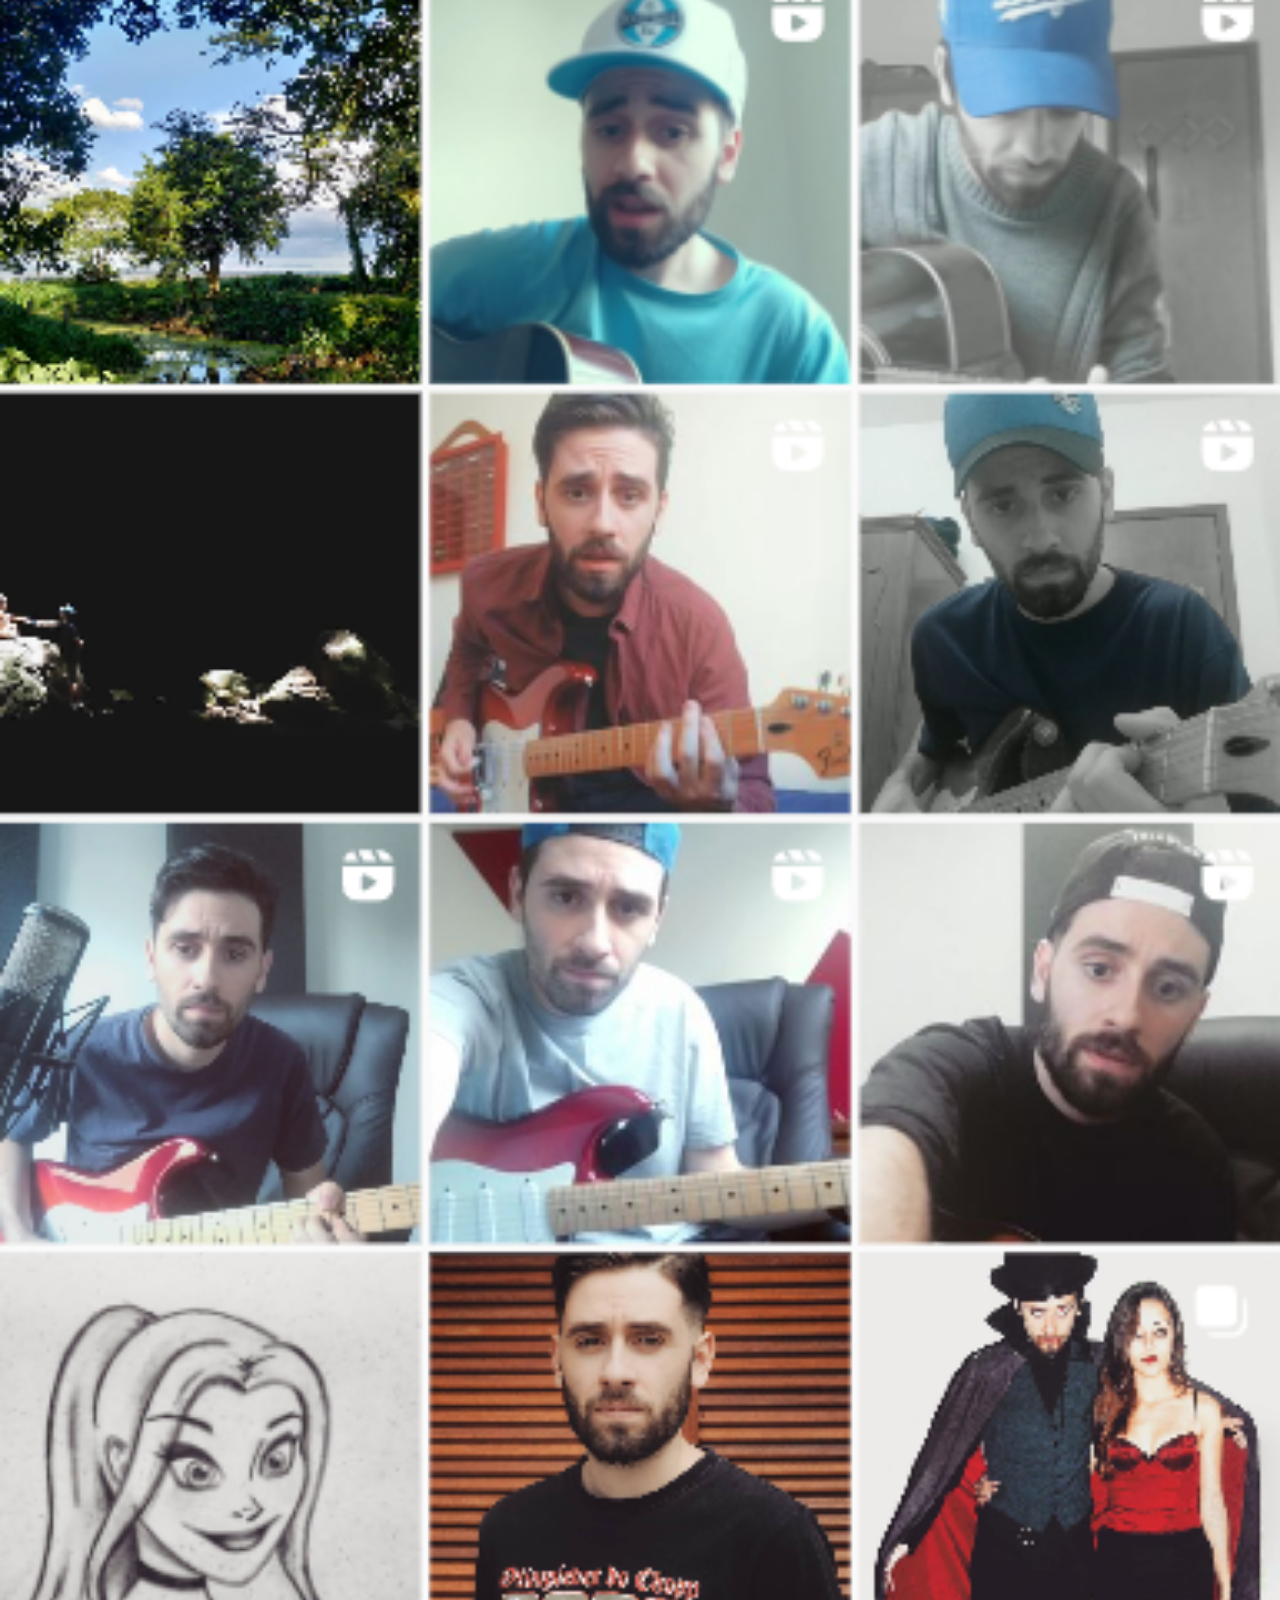
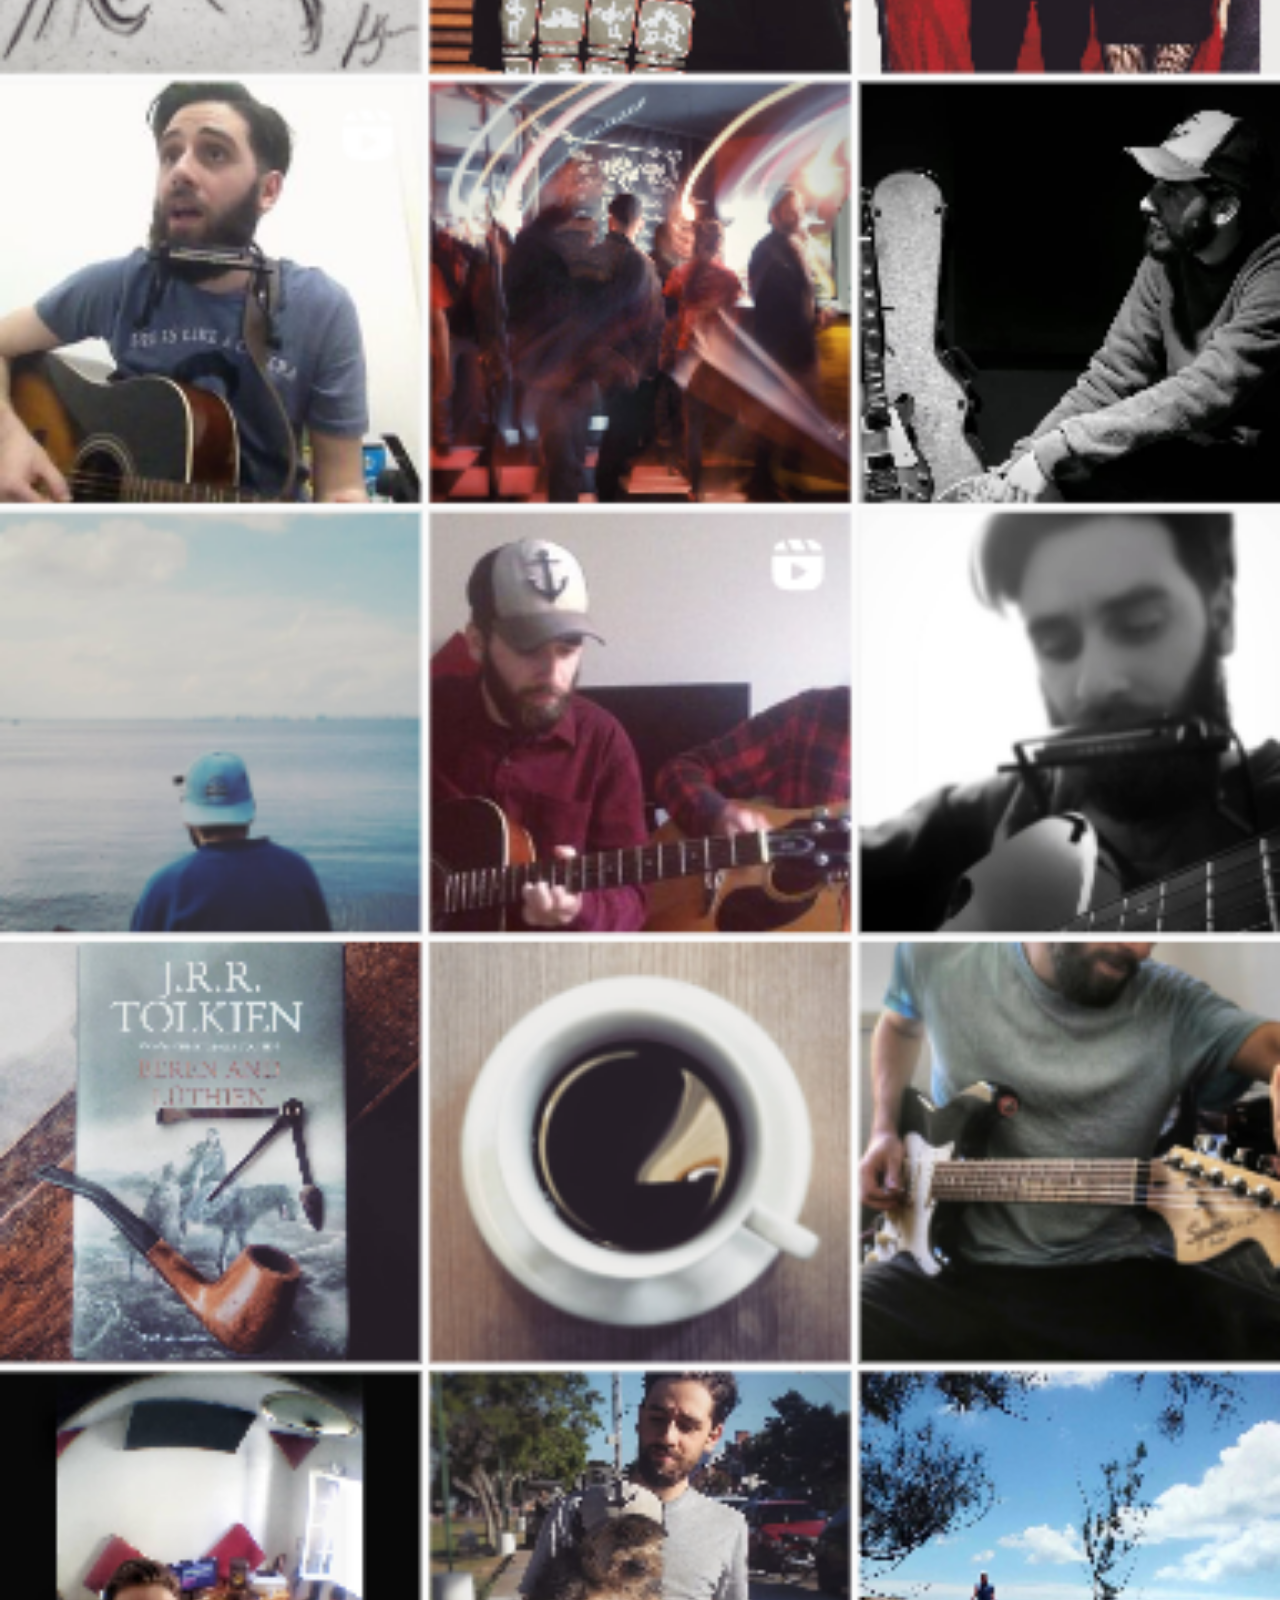
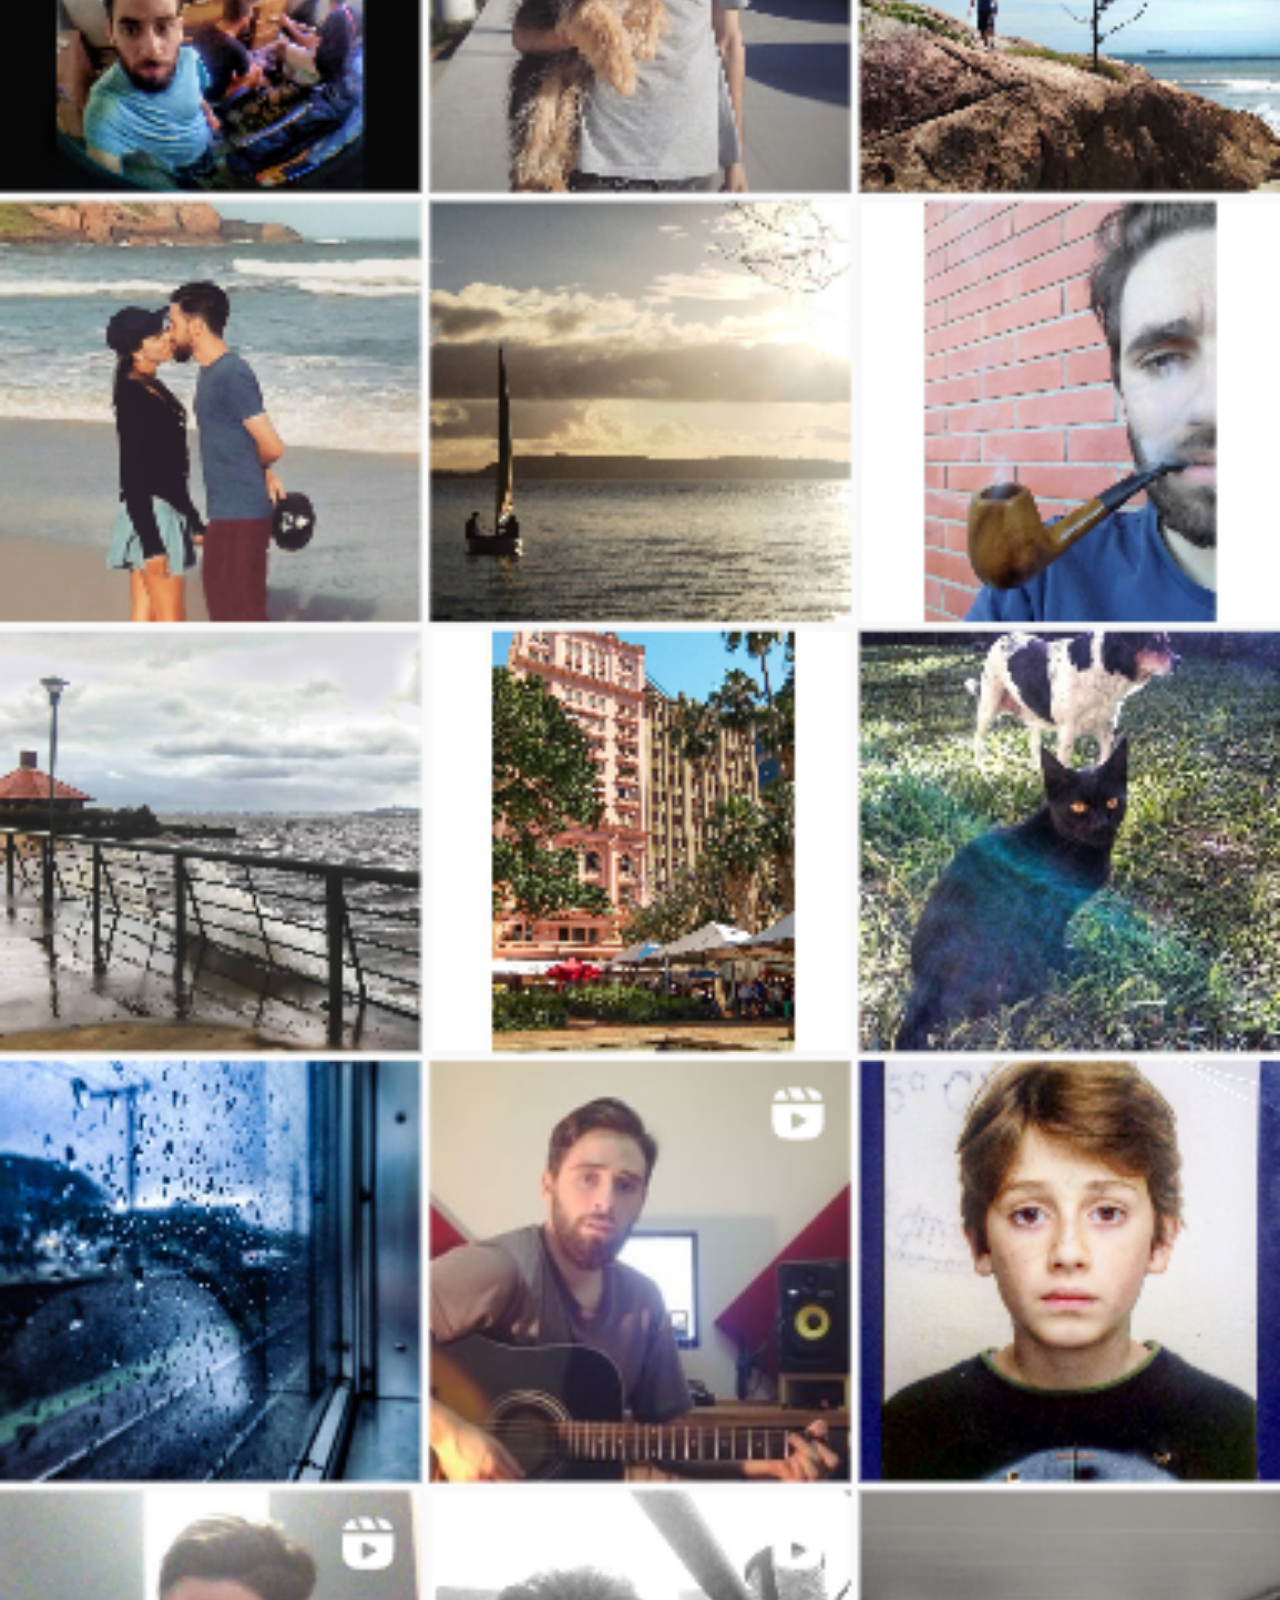
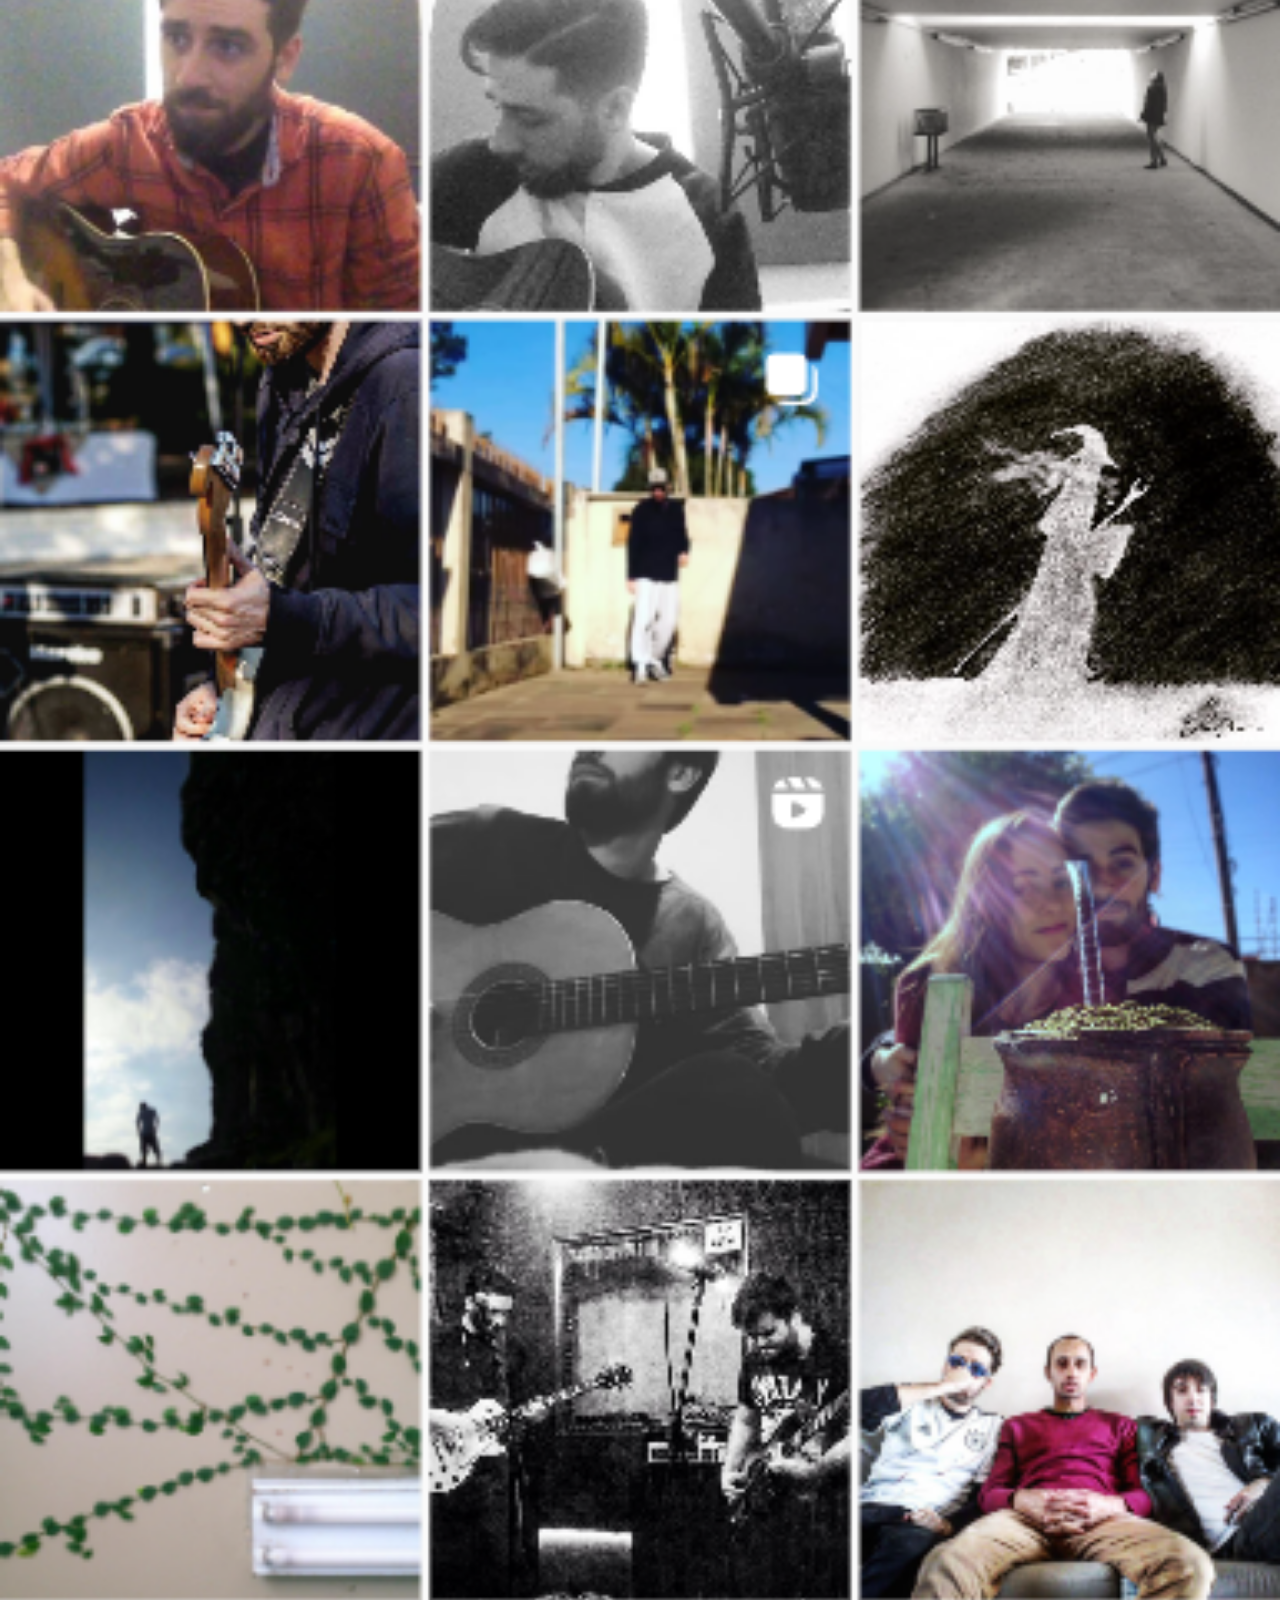
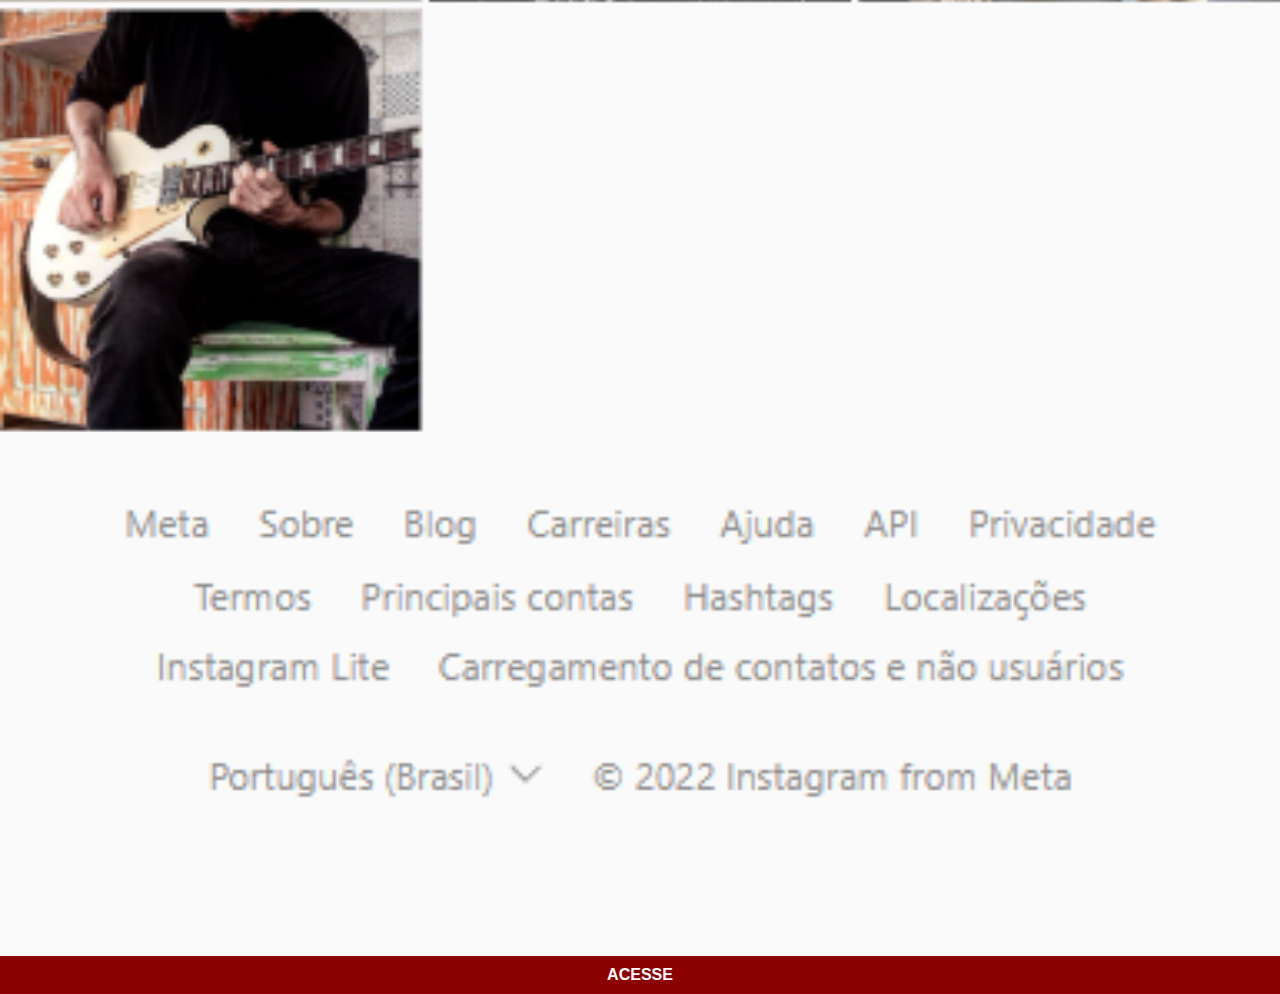
<file: instagram.html>
<!DOCTYPE html>
<html lang="pt-br">

<head>
    <meta charset="UTF-8">
    <meta http-equiv="X-UA-Compatible" content="IE=edge">
    <meta name="viewport" content="width=device-width, initial-scale=1.0">
    <link rel="stylesheet" href="styles/styleRedes.css">
    <title>Instagram</title>
</head>

<body>
    <img src="imagens/tela-instagram.png" alt="">
    <a href="https://www.instagram.com/facklamfelipe/" target="_blank">
        <p>ACESSE</p>
    </a>
</body>

</html>
</file>
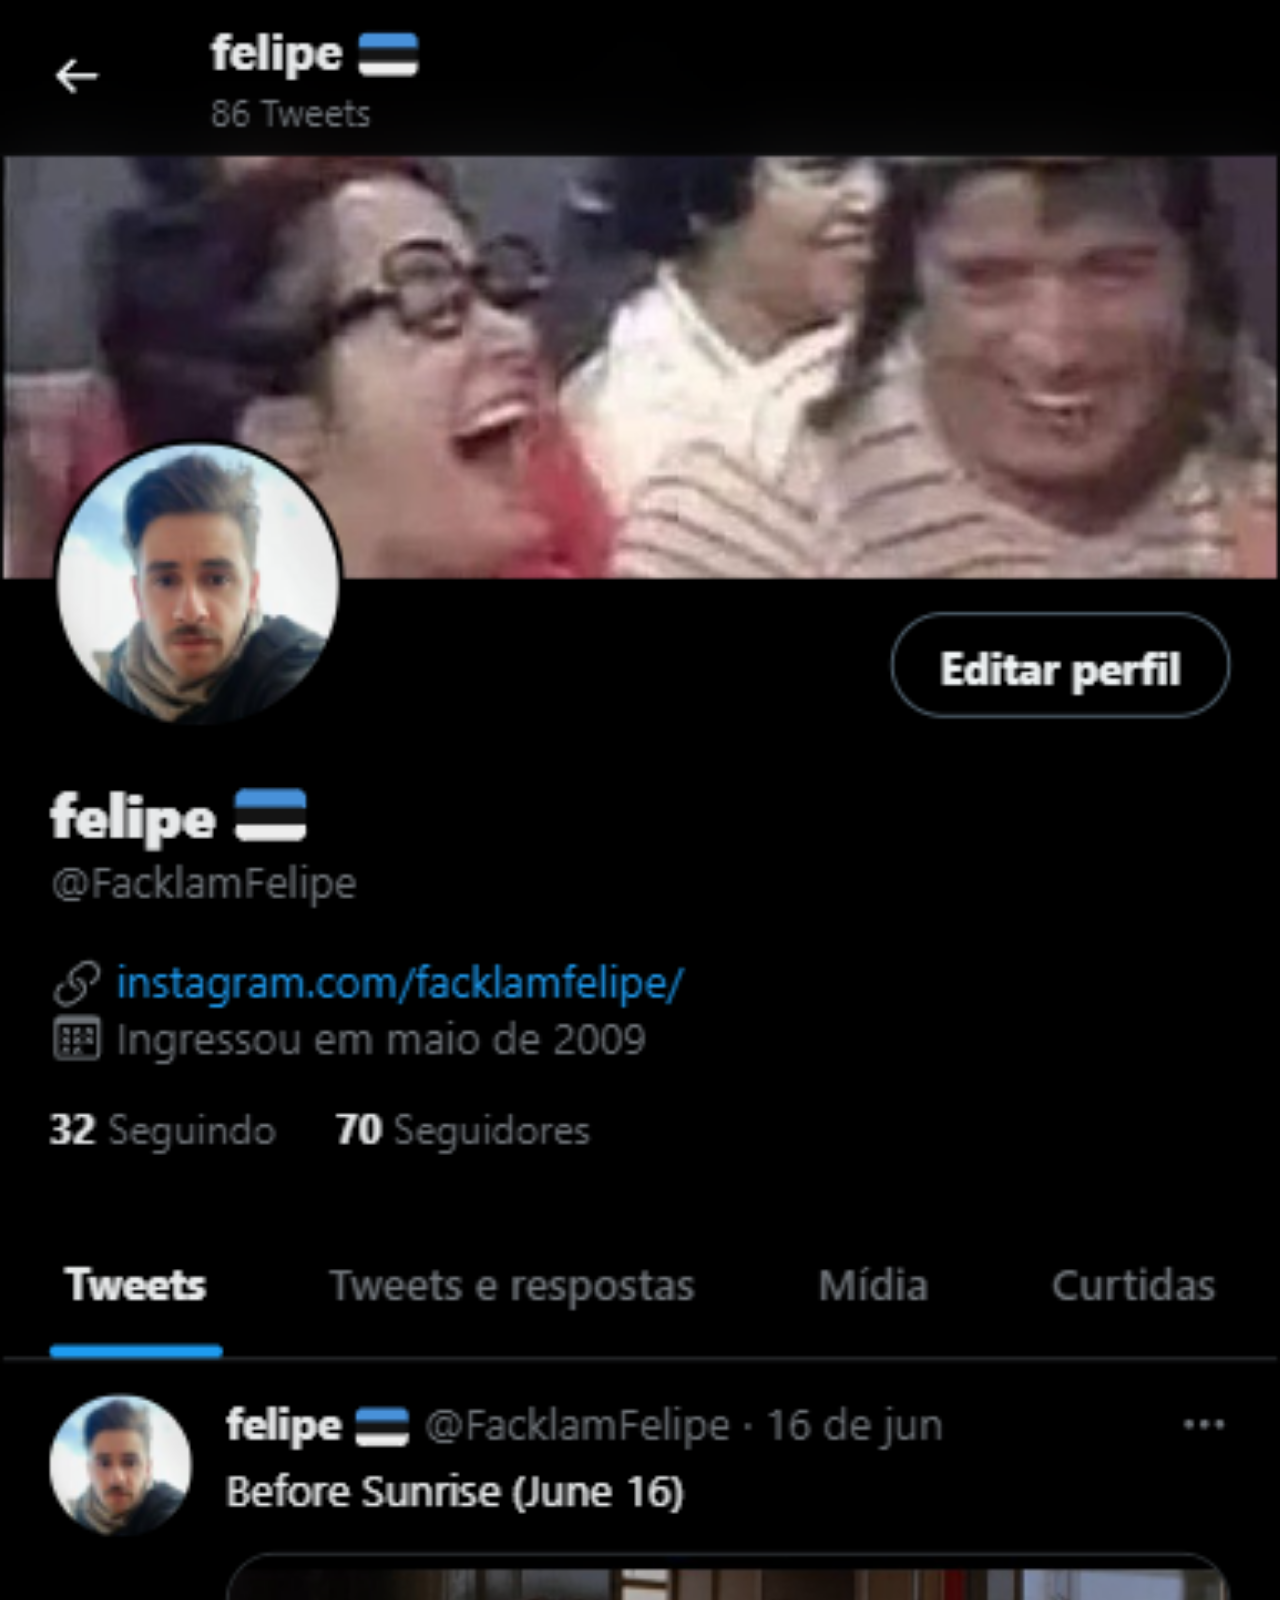
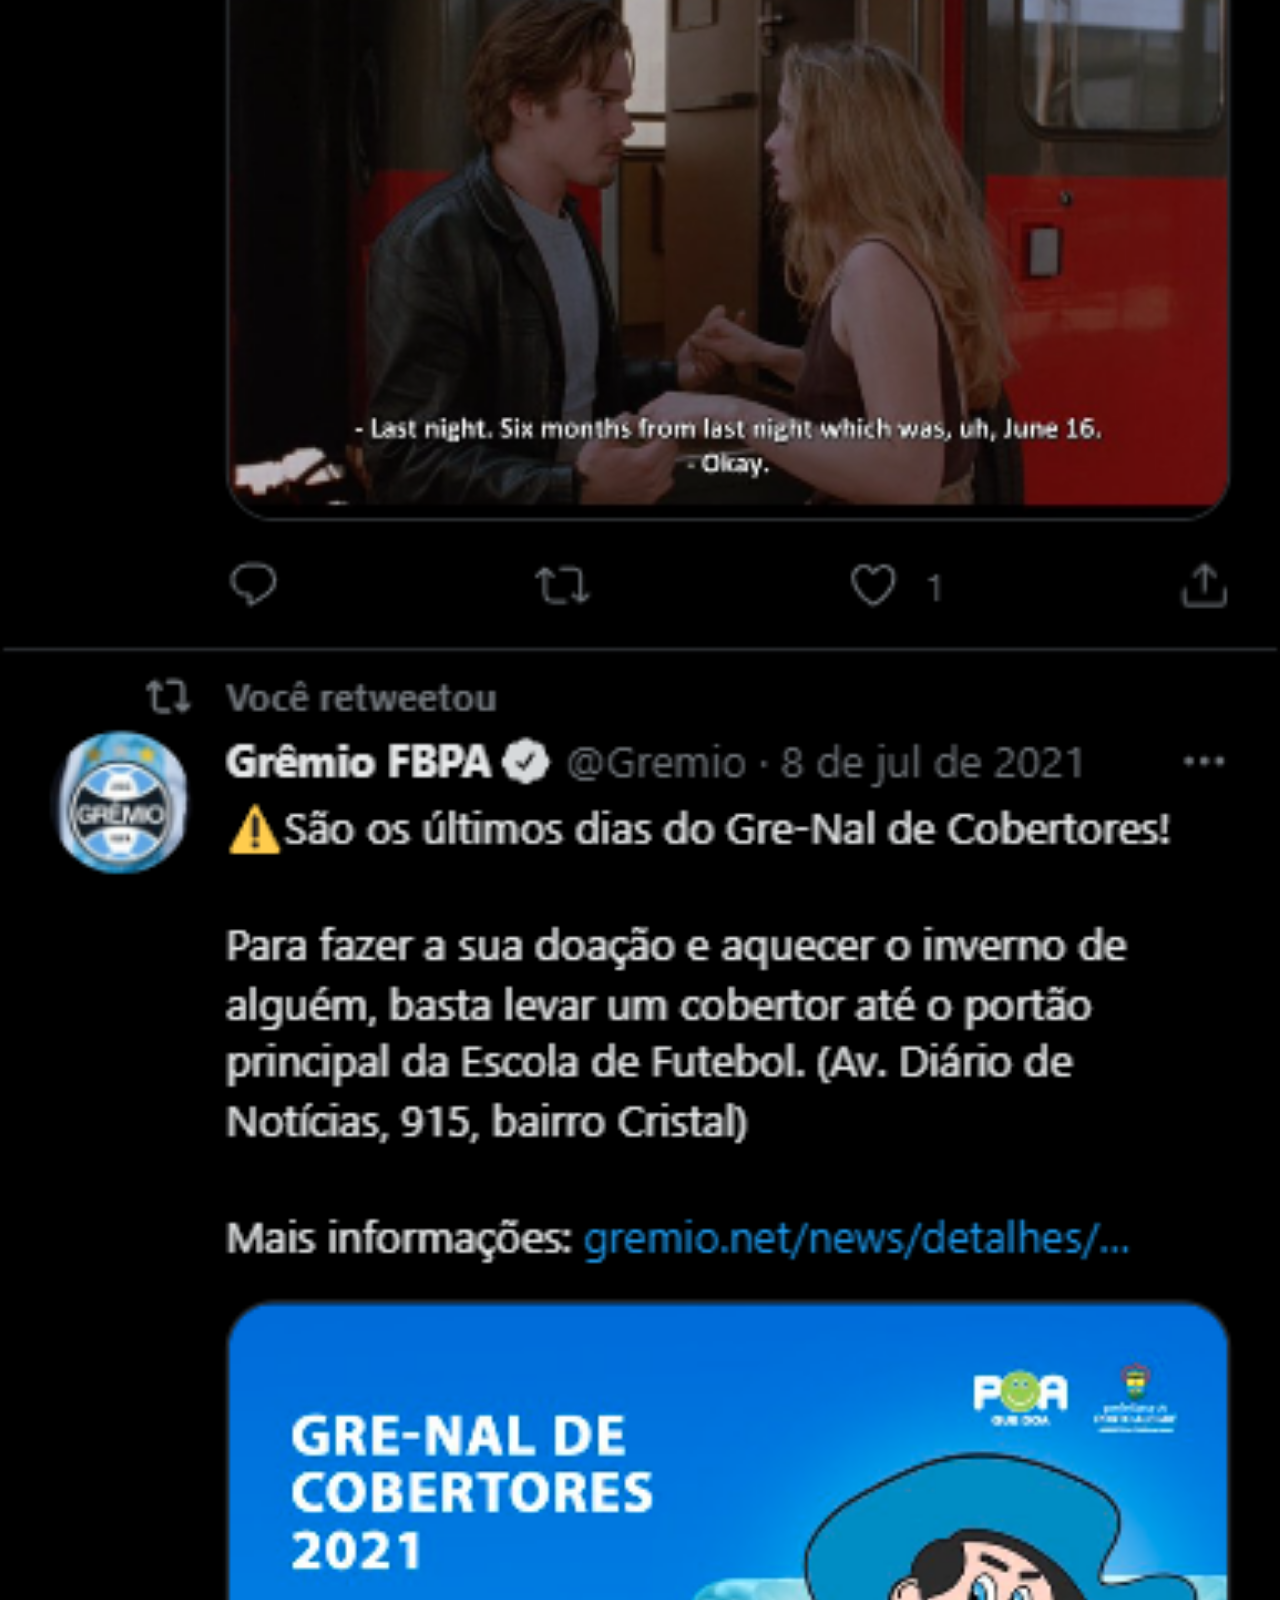
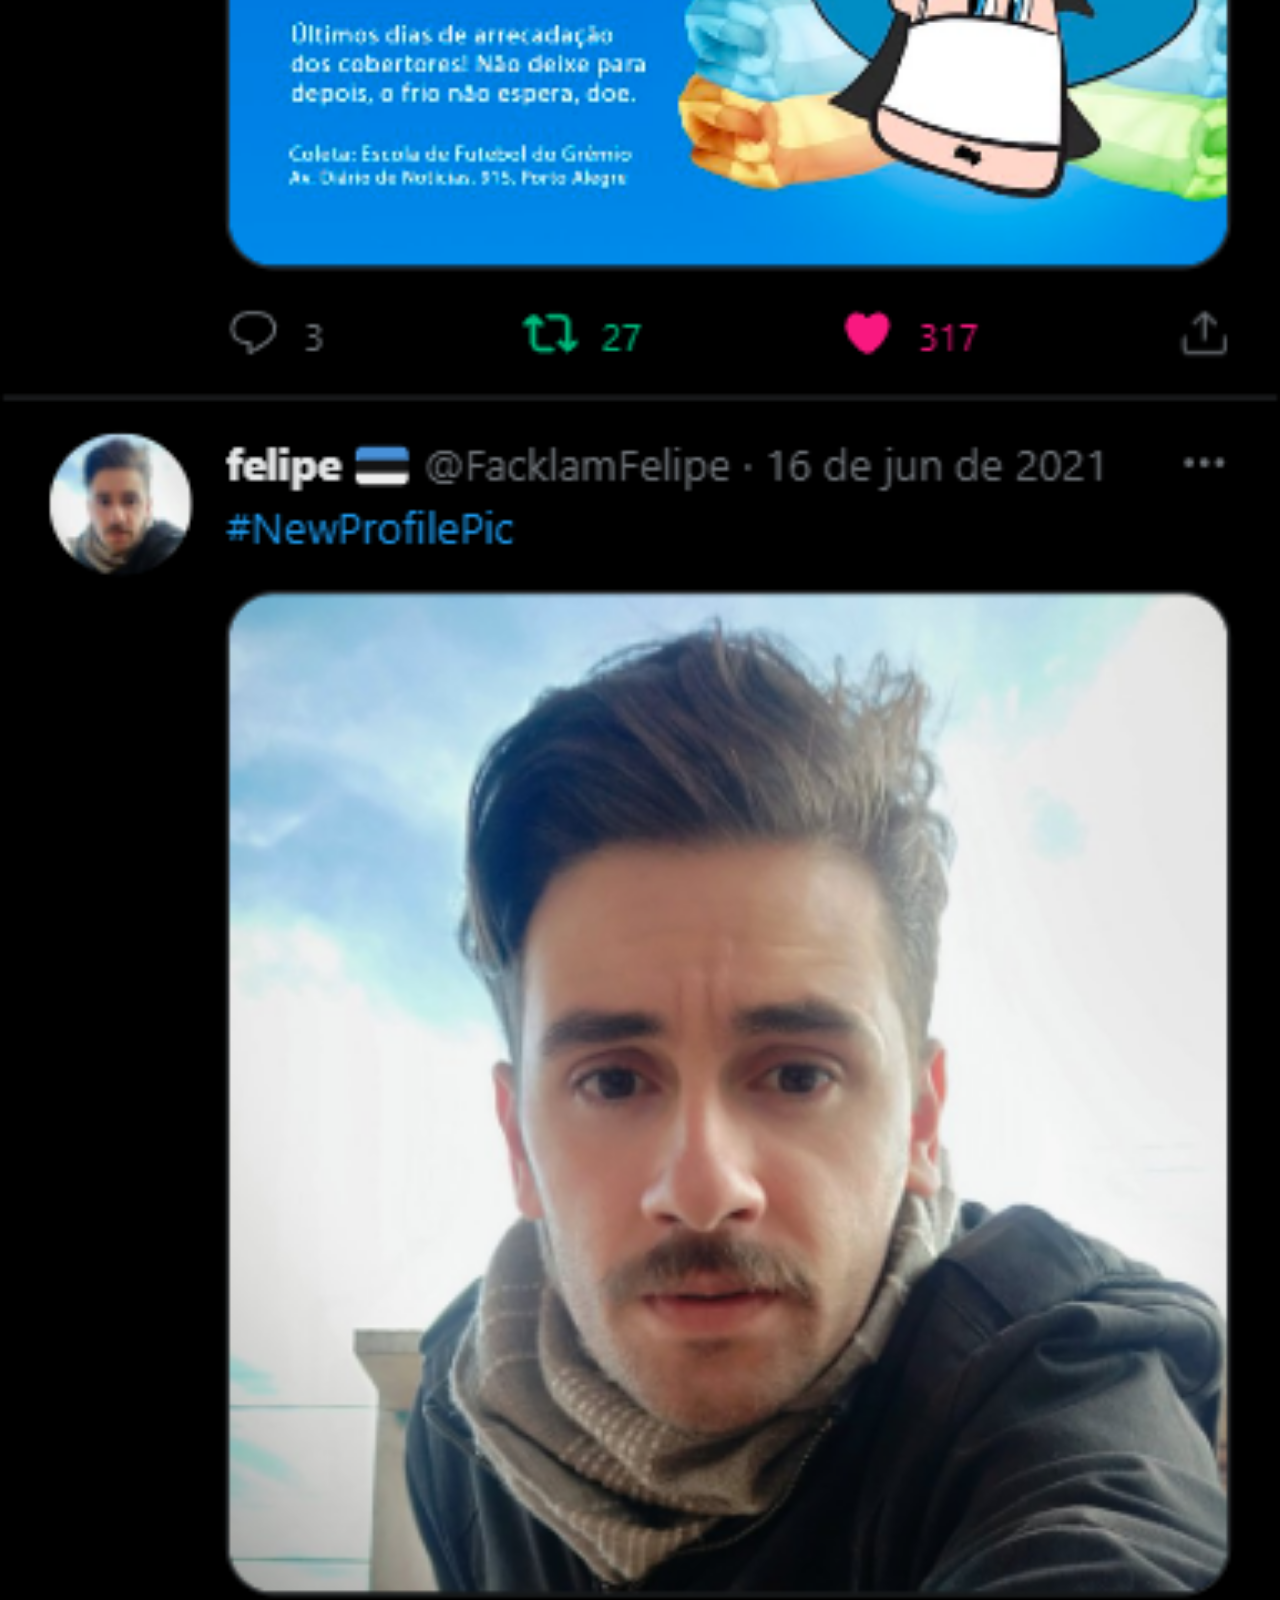
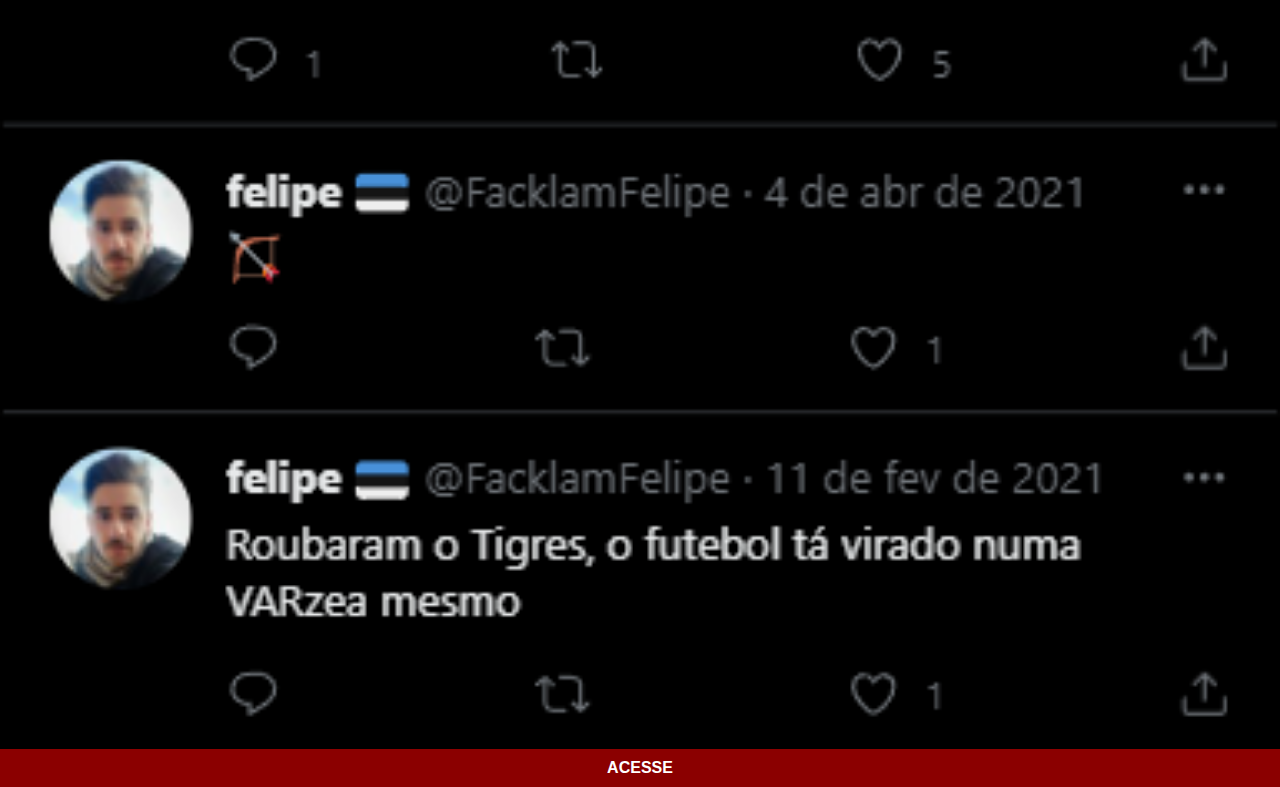
<file: twitter.html>
<!DOCTYPE html>
<html lang="pt-br">

<head>
    <meta charset="UTF-8">
    <meta http-equiv="X-UA-Compatible" content="IE=edge">
    <meta name="viewport" content="width=device-width, initial-scale=1.0">
    <link rel="stylesheet" href="styles/styleRedes.css">
    <title>Twitter</title>
</head>

<body>
    <img src="imagens/tela-twitter.png" alt="">
    <a href="https://twitter.com/FacklamFelipe" target="_blank">
        <p>ACESSE</p>
    </a>
</body>

</html>
</file>
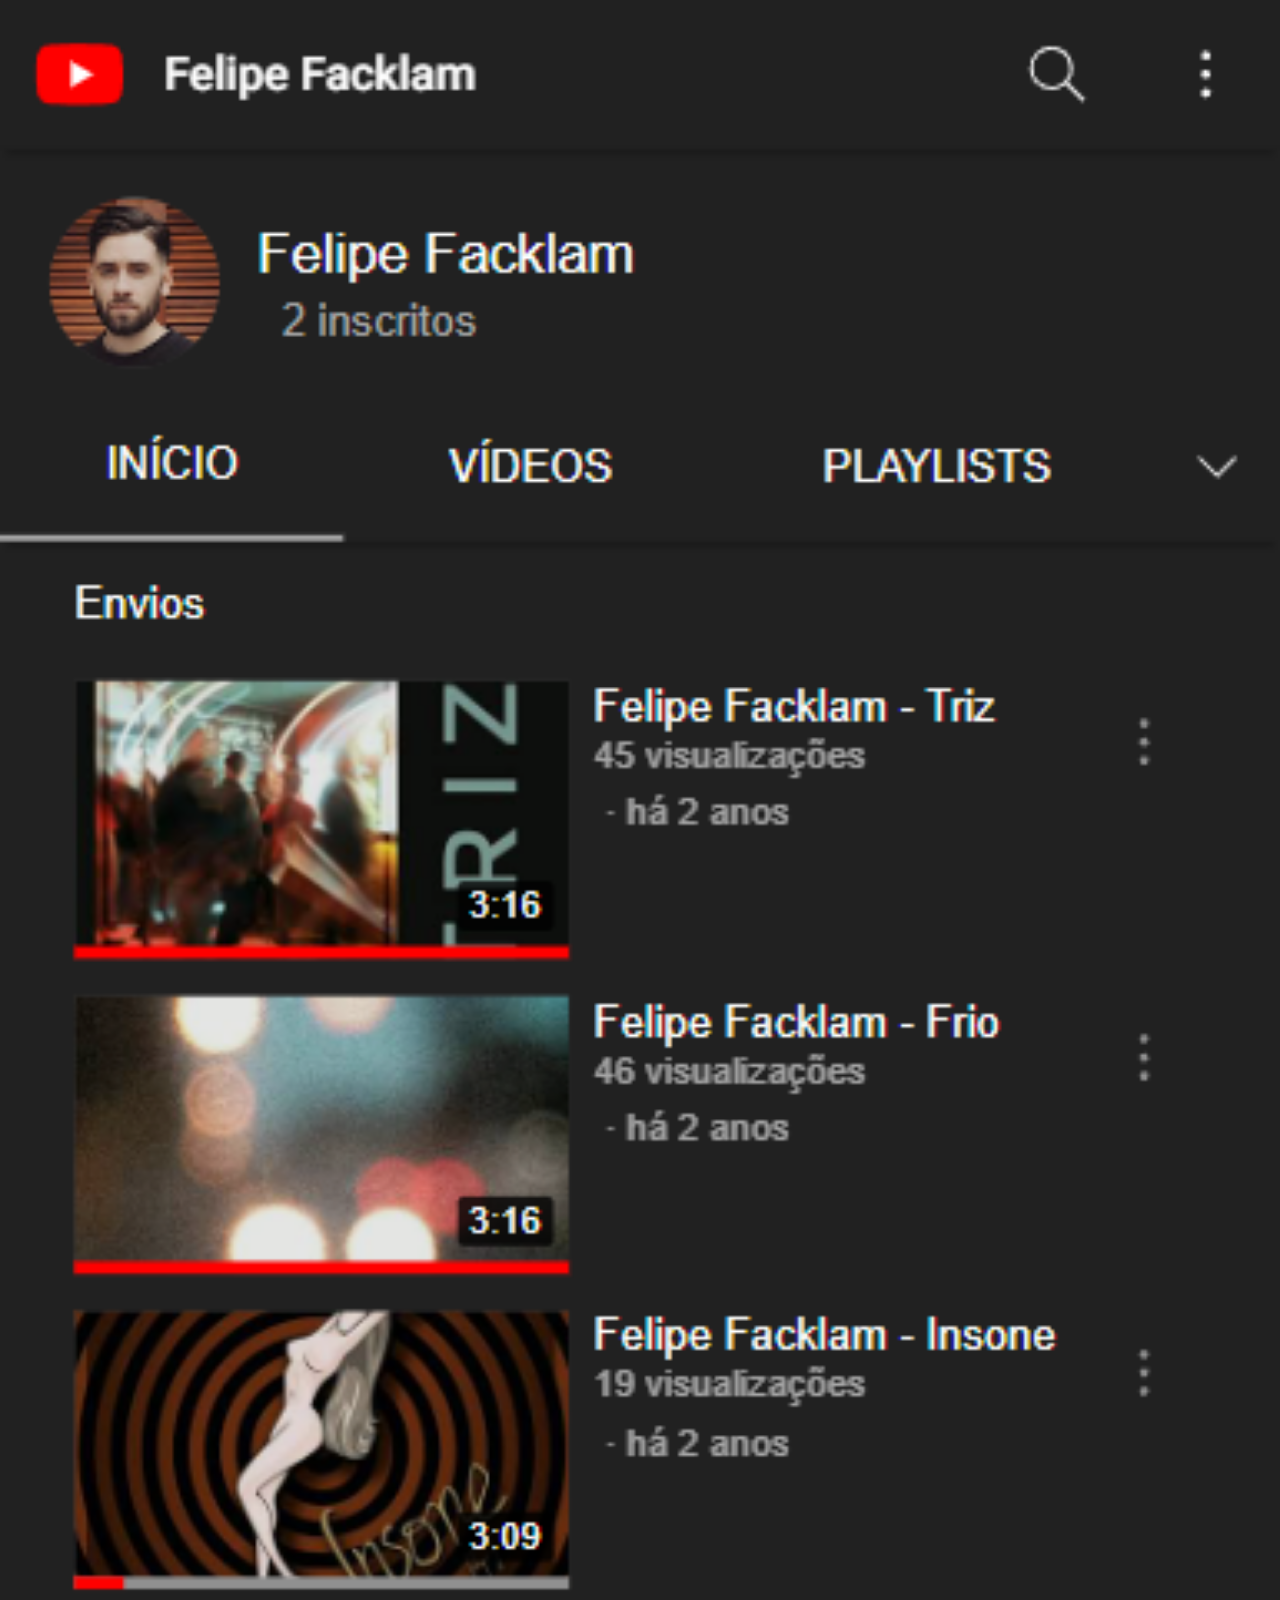
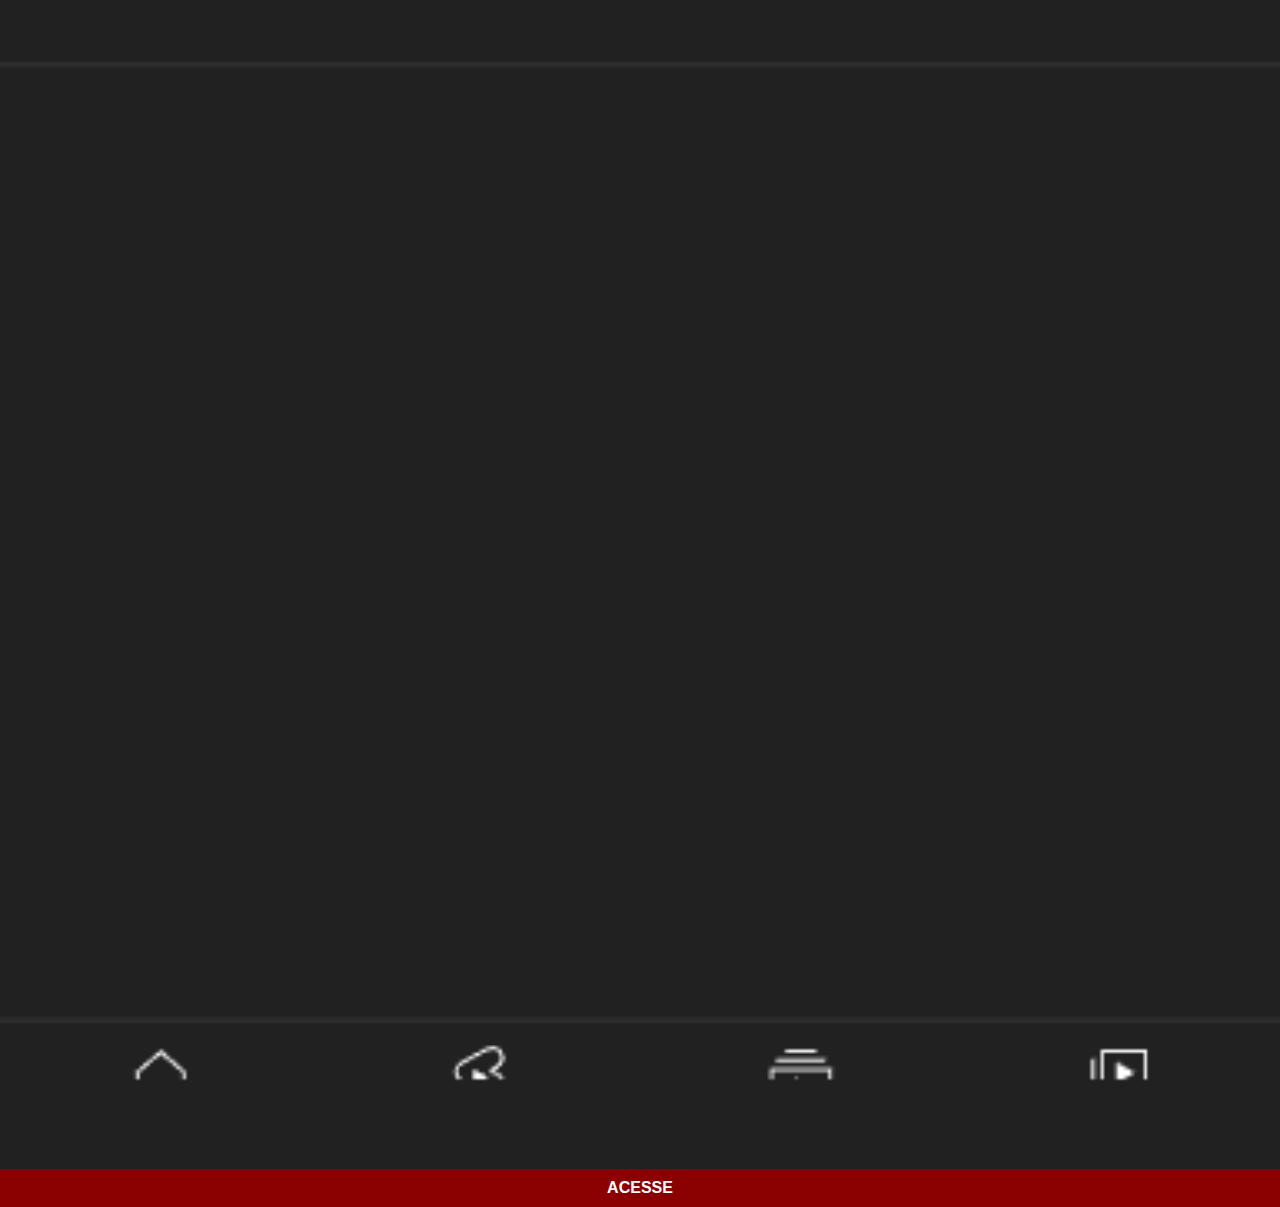
<file: youtube.html>
<!DOCTYPE html>
<html lang="pt-br">

<head>
    <meta charset="UTF-8">
    <meta http-equiv="X-UA-Compatible" content="IE=edge">
    <meta name="viewport" content="width=device-width, initial-scale=1.0">
    <link rel="stylesheet" href="styles/styleRedes.css">
    <title>Youtube</title>
</head>

<body>
    <img src="imagens/tela-youtube.png" alt="">
    <a href="https://www.youtube.com/channel/UCpA5PJFCeKyACEk40PsVy1A/playlists" target="_blank">
        <p>ACESSE</p>
    </a>
</body>

</html>
</file>
<file: styles/style.css>
@charset "UTF-8";

* {
  margin: 0px;
  padding: 0px;
  box-sizing: border-box;
  font-family: Arial, Helvetica, sans-serif;
}

html,
body {
  height: 100vh;
  width: 100vw;
  background-color: black;
}

body {
  background: url("../imagens/fundo-madeira.jpg") no-repeat top center;
    background-size: cover;
    background-attachment: fixed;
}

main#grid {
  display: grid;
  grid-template-columns: 9fr 1fr;
  grid-template-areas: "section aside";
  height: 100vh;
}

section#telefone {
  display: flex;
  background-color: aliceblue;
  margin: auto;
  width: 311px;
  height: 627px;
  background: url("../imagens/frame-iphone.png") no-repeat;
}

iframe#tela {
    margin: auto;
    height: 476px;
    width: 270px;
}

aside#redesSociais {
    display: flex;
    flex-direction: column;
    align-items: center;
    justify-content: start;
    padding-top: 40px;
}

.imgMenu{
    height: 50px;
    width: 50px;
    border-radius: 50%;
    margin: 5px;
}

.imgMenu:hover {
    border: 2px solid rgba(255, 255, 255, 0.6);
    transform: translate(-3px, -3px);
    box-shadow: 5px 5px 10px rgba(0, 0, 0, 0.6);
    transition: transform .3s, border .1s;
}
</file>
<file: styles/styleRedes.css>
* {
    display: flex;
    flex-direction: column;
    margin: 0px;
    padding: 0px;
    box-sizing: border-box;
    font-family: Arial, Helvetica, sans-serif;
}

::-webkit-scrollbar {
    height: 0;
    width: 0;
}

a {
    background-color: darkred;
    color: white;
    text-align: center;
    padding: 10px;
    font-weight: bolder;
    text-decoration: none;
}

a>p:hover {
    text-decoration: underline;
    transform: translate(-3px, -3px);
    transition: transform .3s;
}

style, title {
    display: none;
}
</file>
